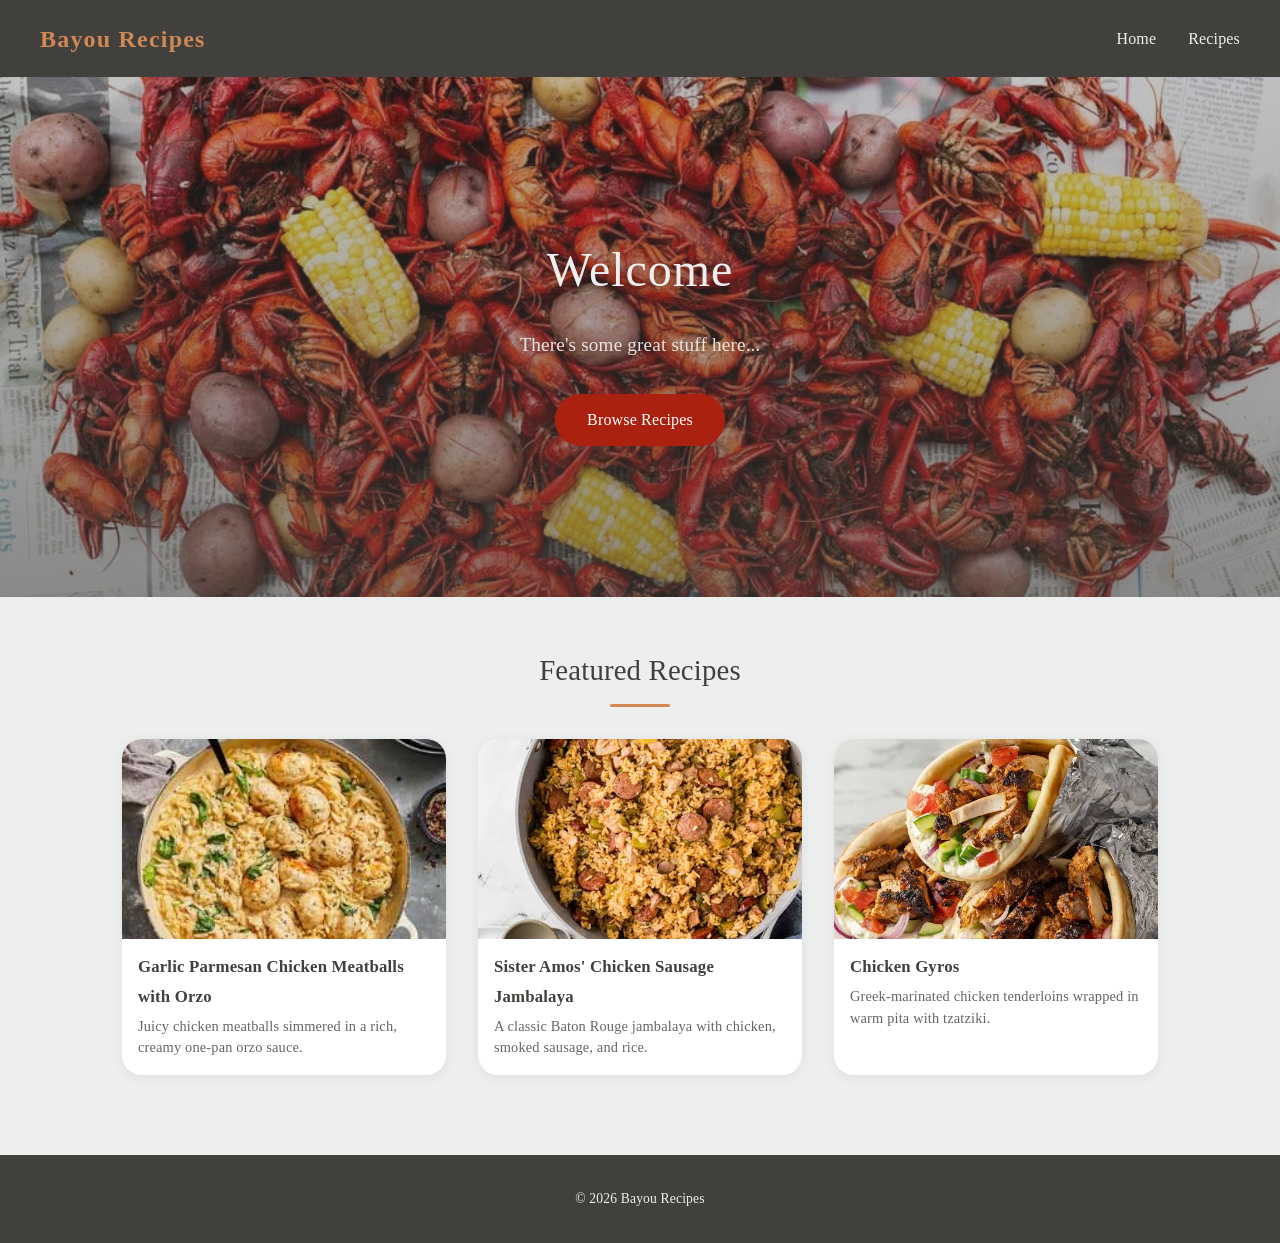
<file: index.html>
<!DOCTYPE html>
<html lang="en">

<head>
    <meta charset="UTF-8" />
    <meta name="viewport" content="width=device-width, initial-scale=1.0" />
    <title>Recipe Site</title>
    <link rel="icon" href="favicon.svg" type="image/svg+xml" />
    <link rel="stylesheet" href="css/style.css" />
</head>

<body>
    <header>
        <nav>
            <a href="index.html" class="logo">Bayou Recipes</a>
            <ul>
                <li><a href="index.html">Home</a></li>
                <li><a href="recipes.html">Recipes</a></li>
            </ul>
        </nav>
    </header>

    <section class="hero" style="background-image: url('images/img_60394c7e3aaf4.jpg');">
        <div class="hero-overlay">
            <h1>Welcome</h1>
            <p>There's some great stuff here...</p>
            <a href="recipes.html" class="btn">Browse Recipes</a>
        </div>
    </section>

    <main>
        <section class="featured">
            <h2>Featured Recipes</h2>
            <div class="card-grid">
                <a href="garlic-parmesan-meatballs.html" class="card">
                    <img src="images/orzo_meatballs.jpg" alt="Garlic Parmesan Chicken Meatballs with Orzo" />
                    <h3>Garlic Parmesan Chicken Meatballs with Orzo</h3>
                    <p>Juicy chicken meatballs simmered in a rich, creamy one-pan orzo sauce.</p>
                </a>
                <a href="chicken-sausage-jambalaya.html" class="card">
                    <img src="images/jambalaya.jpg" alt="Chicken Sausage Jambalaya" />
                    <h3>Sister Amos' Chicken Sausage Jambalaya</h3>
                    <p>A classic Baton Rouge jambalaya with chicken, smoked sausage, and rice.</p>
                </a>
                <a href="chicken-gyros.html" class="card">
                    <img src="images/chicken_gyro.jpg" alt="Chicken Gyros" />
                    <h3>Chicken Gyros</h3>
                    <p>Greek-marinated chicken tenderloins wrapped in warm pita with tzatziki.</p>
                </a>
            </div>
        </section>
    </main>

    <footer>
        <p>&copy; 2026 Bayou Recipes</p>
    </footer>
</body>

</html>
</file>
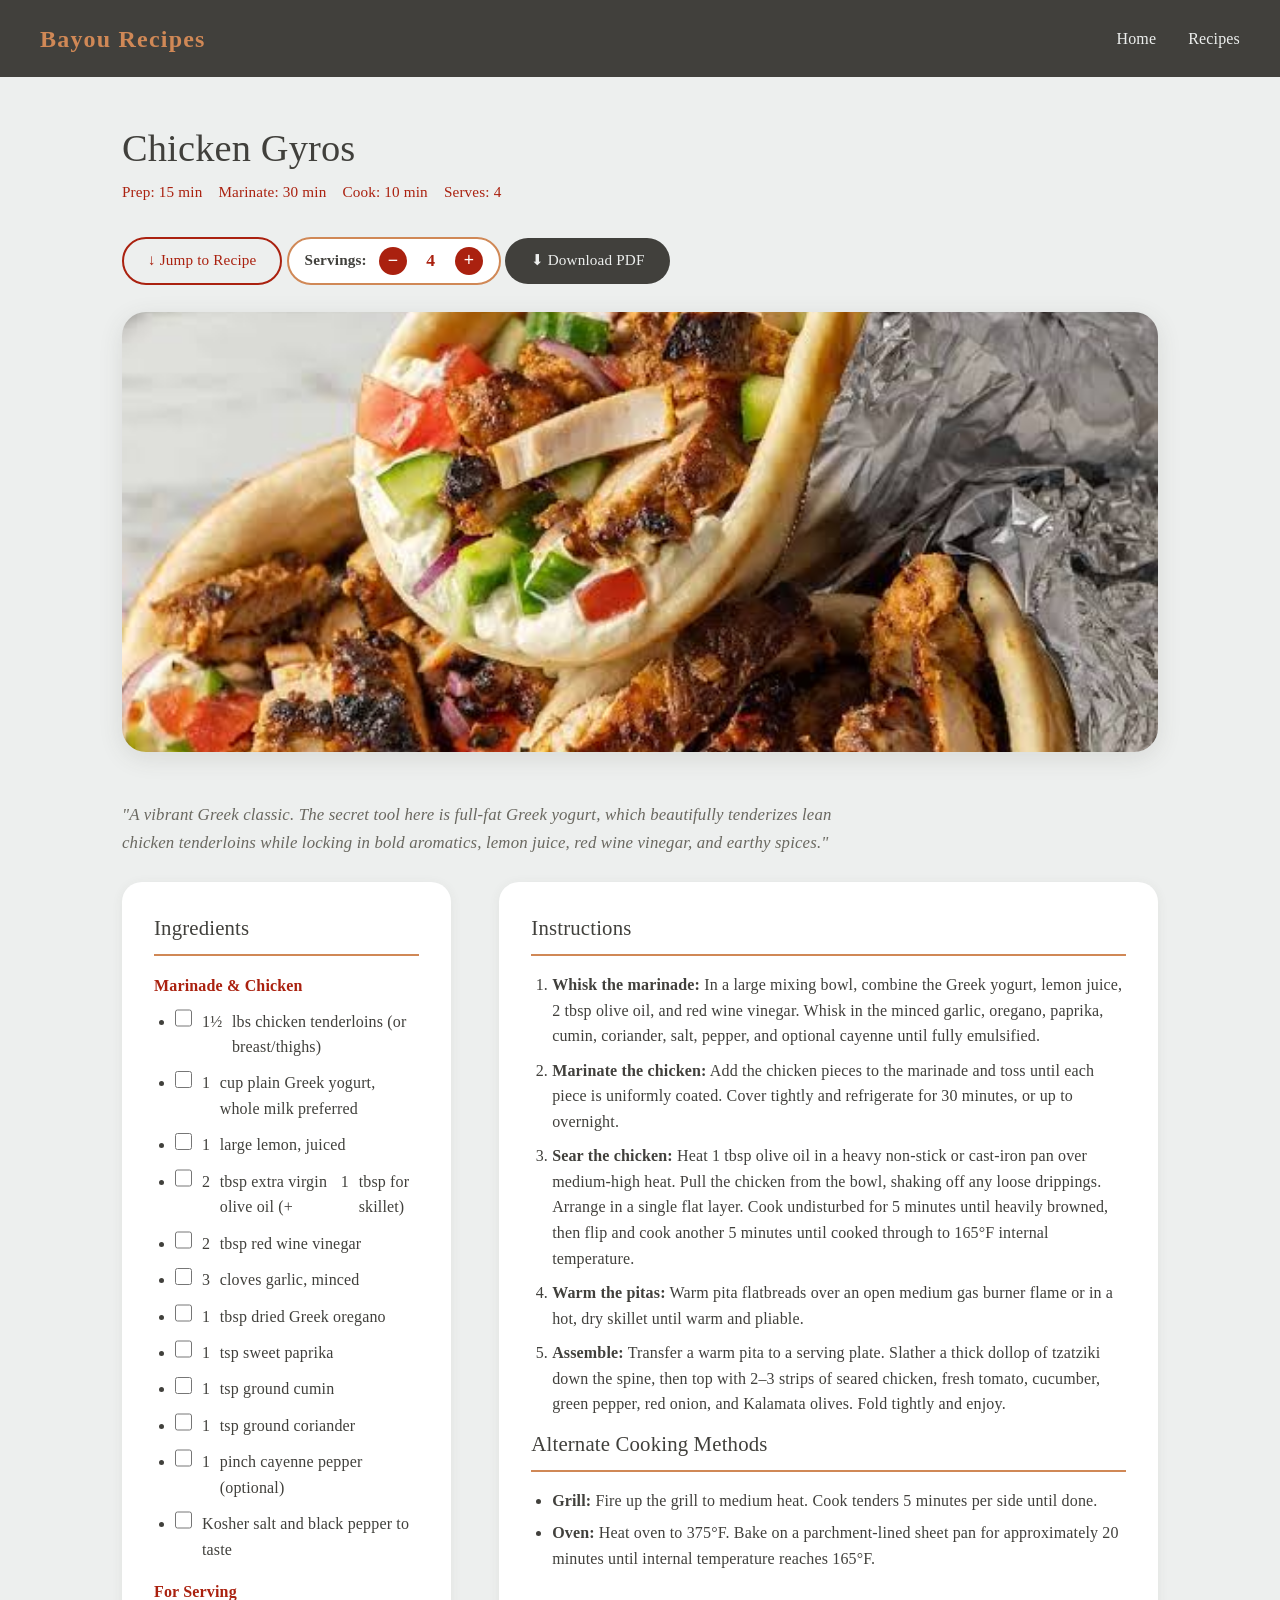
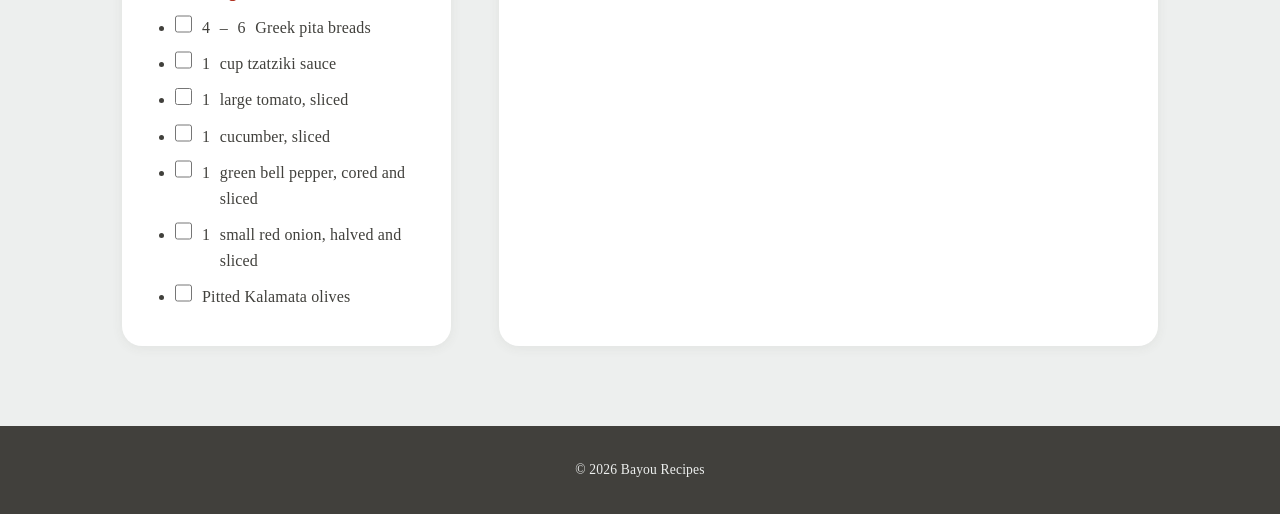
<file: chicken-gyros.html>
<!DOCTYPE html>
<html lang="en">
<head>
  <meta charset="UTF-8" />
  <meta name="viewport" content="width=device-width, initial-scale=1.0" />
  <title>Chicken Gyros — Recipe Site</title>
  <link rel="icon" href="favicon.svg" type="image/svg+xml" />
  <link rel="stylesheet" href="css/style.css" />
  <script src="js/scaler.js" defer></script>
  <script src="js/checklist.js" defer></script>
</head>
<body>
  <header>
    <nav>
      <a href="index.html" class="logo">Bayou Recipes</a>
      <ul>
        <li><a href="index.html">Home</a></li>
        <li><a href="recipes.html">Recipes</a></li>
      </ul>
    </nav>
  </header>

  <main class="recipe-page" data-base-servings="4">
    <h1>Chicken Gyros</h1>

    <div class="recipe-meta">
      <span>Prep: 15 min</span>
      <span>Marinate: 30 min</span>
      <span>Cook: 10 min</span>
      <span>Serves: 4</span>
    </div>

    <a href="#recipe" class="btn-jump">↓ Jump to Recipe</a>

    <div class="scaler">
      <span class="scaler-label">Servings:</span>
      <button class="scaler-btn" id="scaler-decrease" aria-label="Decrease servings">−</button>
      <span id="serving-count">4</span>
      <button class="scaler-btn" id="scaler-increase" aria-label="Increase servings">+</button>
    </div>

    <a href="The_Mediterranean_Dish_Chicken_Gyros.pdf" download class="btn-download">⬇ Download PDF</a>

    <img src="images/chicken_gyro.jpg" alt="Chicken Gyros" class="recipe-hero" />

    <p class="recipe-description">"A vibrant Greek classic. The secret tool here is full-fat Greek yogurt, which beautifully tenderizes lean chicken tenderloins while locking in bold aromatics, lemon juice, red wine vinegar, and earthy spices."</p>

    <section class="recipe-body" id="recipe">
      <div class="ingredients">
        <h2>Ingredients</h2>
        <h3>Marinade &amp; Chicken</h3>
        <ul>
          <li><span class="amount" data-base="1.5">1½</span> lbs chicken tenderloins (or breast/thighs)</li>
          <li><span class="amount" data-base="1">1</span> cup plain Greek yogurt, whole milk preferred</li>
          <li><span class="amount" data-base="1">1</span> large lemon, juiced</li>
          <li><span class="amount" data-base="2">2</span> tbsp extra virgin olive oil (+ <span class="amount" data-base="1">1</span> tbsp for skillet)</li>
          <li><span class="amount" data-base="2">2</span> tbsp red wine vinegar</li>
          <li><span class="amount" data-base="3">3</span> cloves garlic, minced</li>
          <li><span class="amount" data-base="1">1</span> tbsp dried Greek oregano</li>
          <li><span class="amount" data-base="1">1</span> tsp sweet paprika</li>
          <li><span class="amount" data-base="1">1</span> tsp ground cumin</li>
          <li><span class="amount" data-base="1">1</span> tsp ground coriander</li>
          <li><span class="amount" data-base="1">1</span> pinch cayenne pepper (optional)</li>
          <li>Kosher salt and black pepper to taste</li>
        </ul>
        <h3>For Serving</h3>
        <ul>
          <li><span class="amount" data-base="4">4</span>–<span class="amount" data-base="6">6</span> Greek pita breads</li>
          <li><span class="amount" data-base="1">1</span> cup tzatziki sauce</li>
          <li><span class="amount" data-base="1">1</span> large tomato, sliced</li>
          <li><span class="amount" data-base="1">1</span> cucumber, sliced</li>
          <li><span class="amount" data-base="1">1</span> green bell pepper, cored and sliced</li>
          <li><span class="amount" data-base="1">1</span> small red onion, halved and sliced</li>
          <li>Pitted Kalamata olives</li>
        </ul>
      </div>

      <div class="instructions">
        <h2>Instructions</h2>
        <ol>
          <li><strong>Whisk the marinade:</strong> In a large mixing bowl, combine the Greek yogurt, lemon juice, 2 tbsp olive oil, and red wine vinegar. Whisk in the minced garlic, oregano, paprika, cumin, coriander, salt, pepper, and optional cayenne until fully emulsified.</li>
          <li><strong>Marinate the chicken:</strong> Add the chicken pieces to the marinade and toss until each piece is uniformly coated. Cover tightly and refrigerate for 30 minutes, or up to overnight.</li>
          <li><strong>Sear the chicken:</strong> Heat 1 tbsp olive oil in a heavy non-stick or cast-iron pan over medium-high heat. Pull the chicken from the bowl, shaking off any loose drippings. Arrange in a single flat layer. Cook undisturbed for 5 minutes until heavily browned, then flip and cook another 5 minutes until cooked through to 165°F internal temperature.</li>
          <li><strong>Warm the pitas:</strong> Warm pita flatbreads over an open medium gas burner flame or in a hot, dry skillet until warm and pliable.</li>
          <li><strong>Assemble:</strong> Transfer a warm pita to a serving plate. Slather a thick dollop of tzatziki down the spine, then top with 2–3 strips of seared chicken, fresh tomato, cucumber, green pepper, red onion, and Kalamata olives. Fold tightly and enjoy.</li>
        </ol>

        <h2>Alternate Cooking Methods</h2>
        <ul>
          <li><strong>Grill:</strong> Fire up the grill to medium heat. Cook tenders 5 minutes per side until done.</li>
          <li><strong>Oven:</strong> Heat oven to 375°F. Bake on a parchment-lined sheet pan for approximately 20 minutes until internal temperature reaches 165°F.</li>
        </ul>
      </div>
    </section>
  </main>

  <footer>
    <p>&copy; 2026 Bayou Recipes</p>
  </footer>
</body>
</html>
</file>
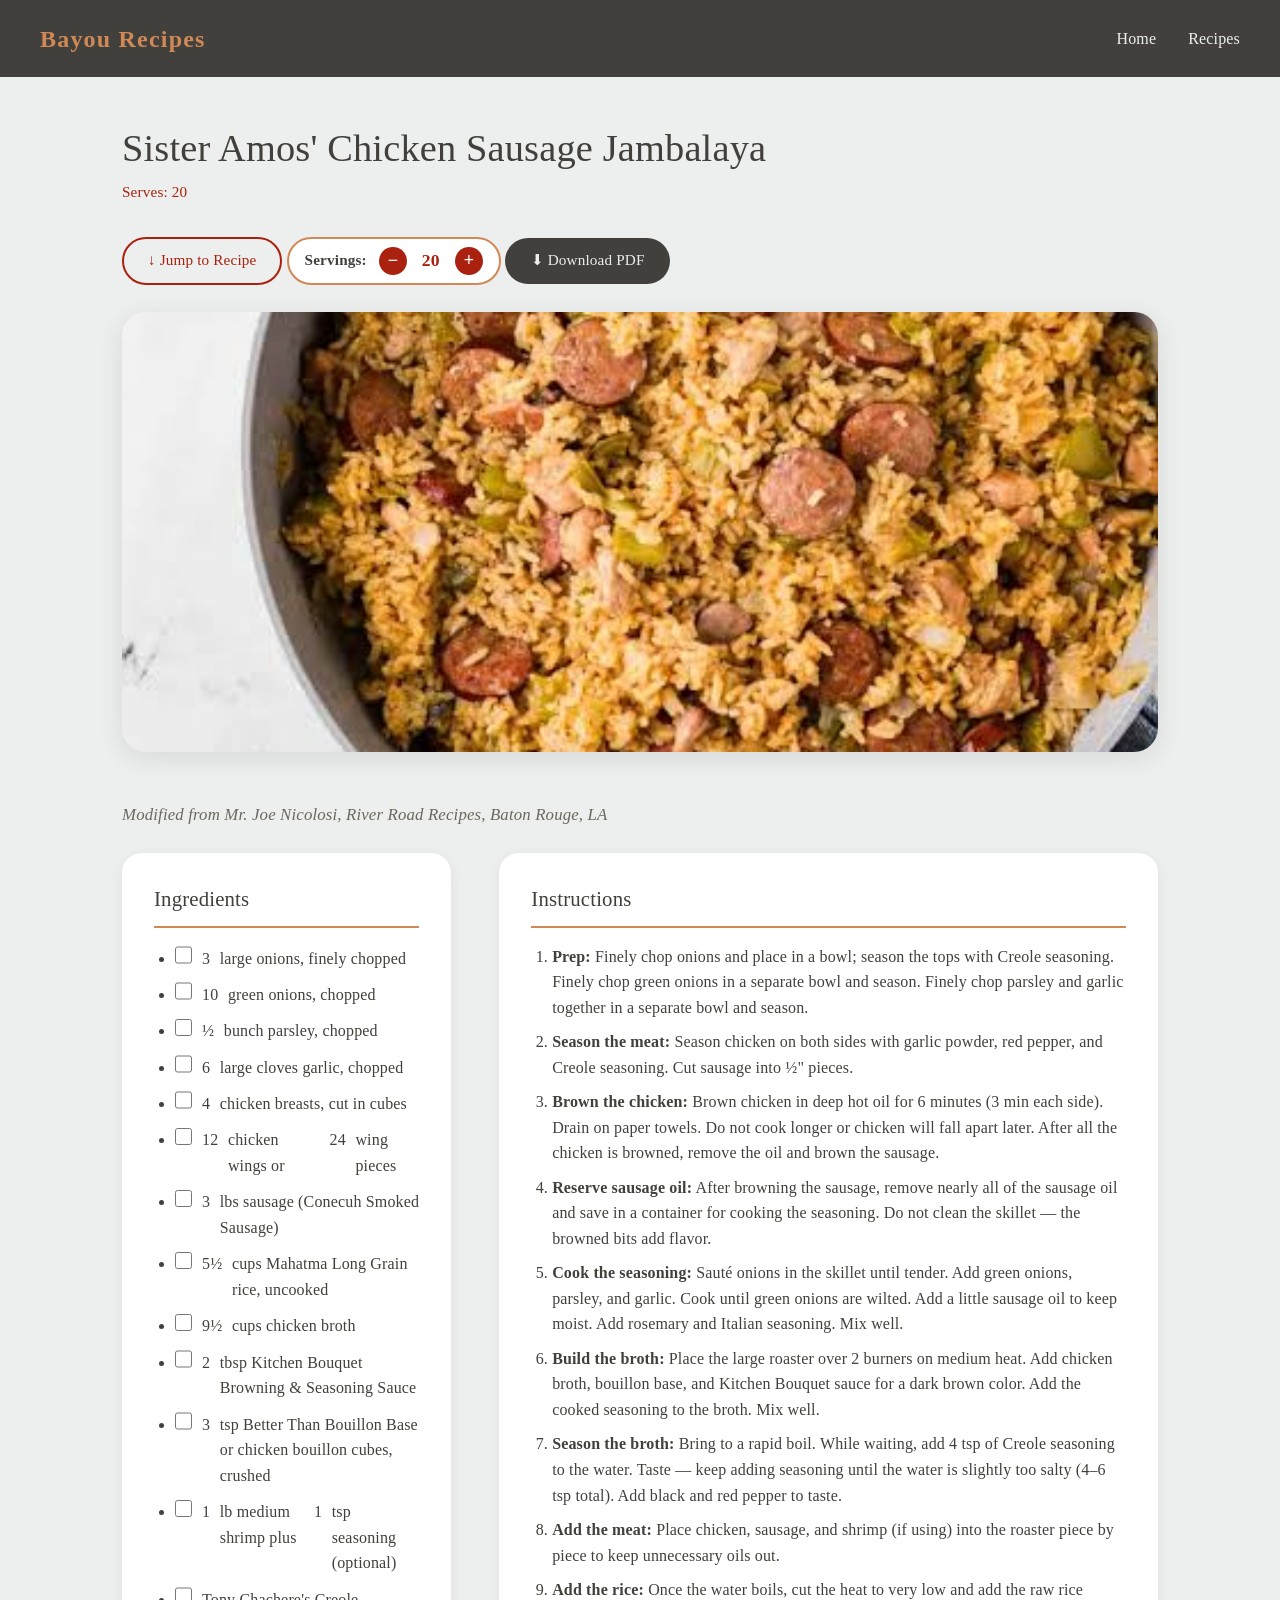
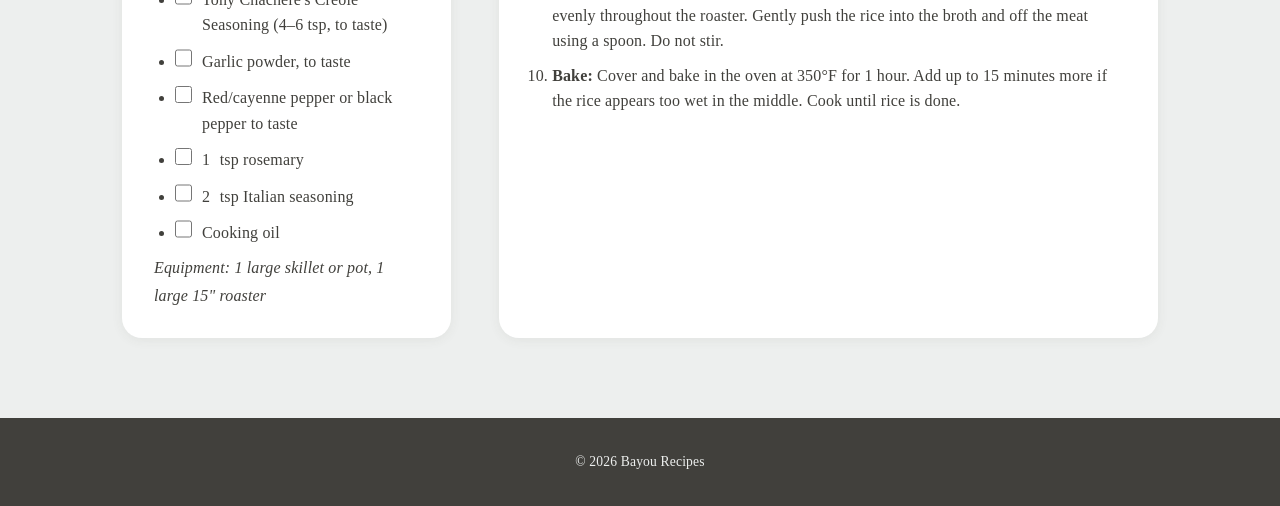
<file: chicken-sausage-jambalaya.html>
<!DOCTYPE html>
<html lang="en">
<head>
  <meta charset="UTF-8" />
  <meta name="viewport" content="width=device-width, initial-scale=1.0" />
  <title>Sister Amos' Chicken Sausage Jambalaya — Recipe Site</title>
  <link rel="icon" href="favicon.svg" type="image/svg+xml" />
  <link rel="stylesheet" href="css/style.css" />
  <script src="js/scaler.js" defer></script>
  <script src="js/checklist.js" defer></script>
</head>
<body>
  <header>
    <nav>
      <a href="index.html" class="logo">Bayou Recipes</a>
      <ul>
        <li><a href="index.html">Home</a></li>
        <li><a href="recipes.html">Recipes</a></li>
      </ul>
    </nav>
  </header>

  <main class="recipe-page" data-base-servings="20">
    <h1>Sister Amos' Chicken Sausage Jambalaya</h1>

    <div class="recipe-meta">
      <span>Serves: 20</span>
    </div>

    <a href="#recipe" class="btn-jump">↓ Jump to Recipe</a>

    <div class="scaler">
      <span class="scaler-label">Servings:</span>
      <button class="scaler-btn" id="scaler-decrease" aria-label="Decrease servings">−</button>
      <span id="serving-count">20</span>
      <button class="scaler-btn" id="scaler-increase" aria-label="Increase servings">+</button>
    </div>

    <a href="Sister_Amos_Chicken_Sausage_Jambalaya.pdf" download class="btn-download">⬇ Download PDF</a>

    <img src="images/jambalaya.jpg" alt="Chicken Sausage Jambalaya" class="recipe-hero" />

    <p class="recipe-description">Modified from Mr. Joe Nicolosi, River Road Recipes, Baton Rouge, LA</p>

    <section class="recipe-body" id="recipe">
      <div class="ingredients">
        <h2>Ingredients</h2>
        <ul>
          <li><span class="amount" data-base="3">3</span> large onions, finely chopped</li>
          <li><span class="amount" data-base="10">10</span> green onions, chopped</li>
          <li><span class="amount" data-base="0.5">½</span> bunch parsley, chopped</li>
          <li><span class="amount" data-base="6">6</span> large cloves garlic, chopped</li>
          <li><span class="amount" data-base="4">4</span> chicken breasts, cut in cubes</li>
          <li><span class="amount" data-base="12">12</span> chicken wings or <span class="amount" data-base="24">24</span> wing pieces</li>
          <li><span class="amount" data-base="3">3</span> lbs sausage (Conecuh Smoked Sausage)</li>
          <li><span class="amount" data-base="5.5">5½</span> cups Mahatma Long Grain rice, uncooked</li>
          <li><span class="amount" data-base="9.5">9½</span> cups chicken broth</li>
          <li><span class="amount" data-base="2">2</span> tbsp Kitchen Bouquet Browning &amp; Seasoning Sauce</li>
          <li><span class="amount" data-base="3">3</span> tsp Better Than Bouillon Base or chicken bouillon cubes, crushed</li>
          <li><span class="amount" data-base="1">1</span> lb medium shrimp plus <span class="amount" data-base="1">1</span> tsp seasoning (optional)</li>
          <li>Tony Chachere's Creole Seasoning (4–6 tsp, to taste)</li>
          <li>Garlic powder, to taste</li>
          <li>Red/cayenne pepper or black pepper to taste</li>
          <li><span class="amount" data-base="1">1</span> tsp rosemary</li>
          <li><span class="amount" data-base="2">2</span> tsp Italian seasoning</li>
          <li>Cooking oil</li>
        </ul>
        <p><em>Equipment: 1 large skillet or pot, 1 large 15" roaster</em></p>
      </div>

      <div class="instructions">
        <h2>Instructions</h2>
        <ol>
          <li><strong>Prep:</strong> Finely chop onions and place in a bowl; season the tops with Creole seasoning. Finely chop green onions in a separate bowl and season. Finely chop parsley and garlic together in a separate bowl and season.</li>
          <li><strong>Season the meat:</strong> Season chicken on both sides with garlic powder, red pepper, and Creole seasoning. Cut sausage into ½" pieces.</li>
          <li><strong>Brown the chicken:</strong> Brown chicken in deep hot oil for 6 minutes (3 min each side). Drain on paper towels. Do not cook longer or chicken will fall apart later. After all the chicken is browned, remove the oil and brown the sausage.</li>
          <li><strong>Reserve sausage oil:</strong> After browning the sausage, remove nearly all of the sausage oil and save in a container for cooking the seasoning. Do not clean the skillet — the browned bits add flavor.</li>
          <li><strong>Cook the seasoning:</strong> Sauté onions in the skillet until tender. Add green onions, parsley, and garlic. Cook until green onions are wilted. Add a little sausage oil to keep moist. Add rosemary and Italian seasoning. Mix well.</li>
          <li><strong>Build the broth:</strong> Place the large roaster over 2 burners on medium heat. Add chicken broth, bouillon base, and Kitchen Bouquet sauce for a dark brown color. Add the cooked seasoning to the broth. Mix well.</li>
          <li><strong>Season the broth:</strong> Bring to a rapid boil. While waiting, add 4 tsp of Creole seasoning to the water. Taste — keep adding seasoning until the water is slightly too salty (4–6 tsp total). Add black and red pepper to taste.</li>
          <li><strong>Add the meat:</strong> Place chicken, sausage, and shrimp (if using) into the roaster piece by piece to keep unnecessary oils out.</li>
          <li><strong>Add the rice:</strong> Once the water boils, cut the heat to very low and add the raw rice evenly throughout the roaster. Gently push the rice into the broth and off the meat using a spoon. Do not stir.</li>
          <li><strong>Bake:</strong> Cover and bake in the oven at 350°F for 1 hour. Add up to 15 minutes more if the rice appears too wet in the middle. Cook until rice is done.</li>
        </ol>
      </div>
    </section>
  </main>

  <footer>
    <p>&copy; 2026 Bayou Recipes</p>
  </footer>
</body>
</html>
</file>
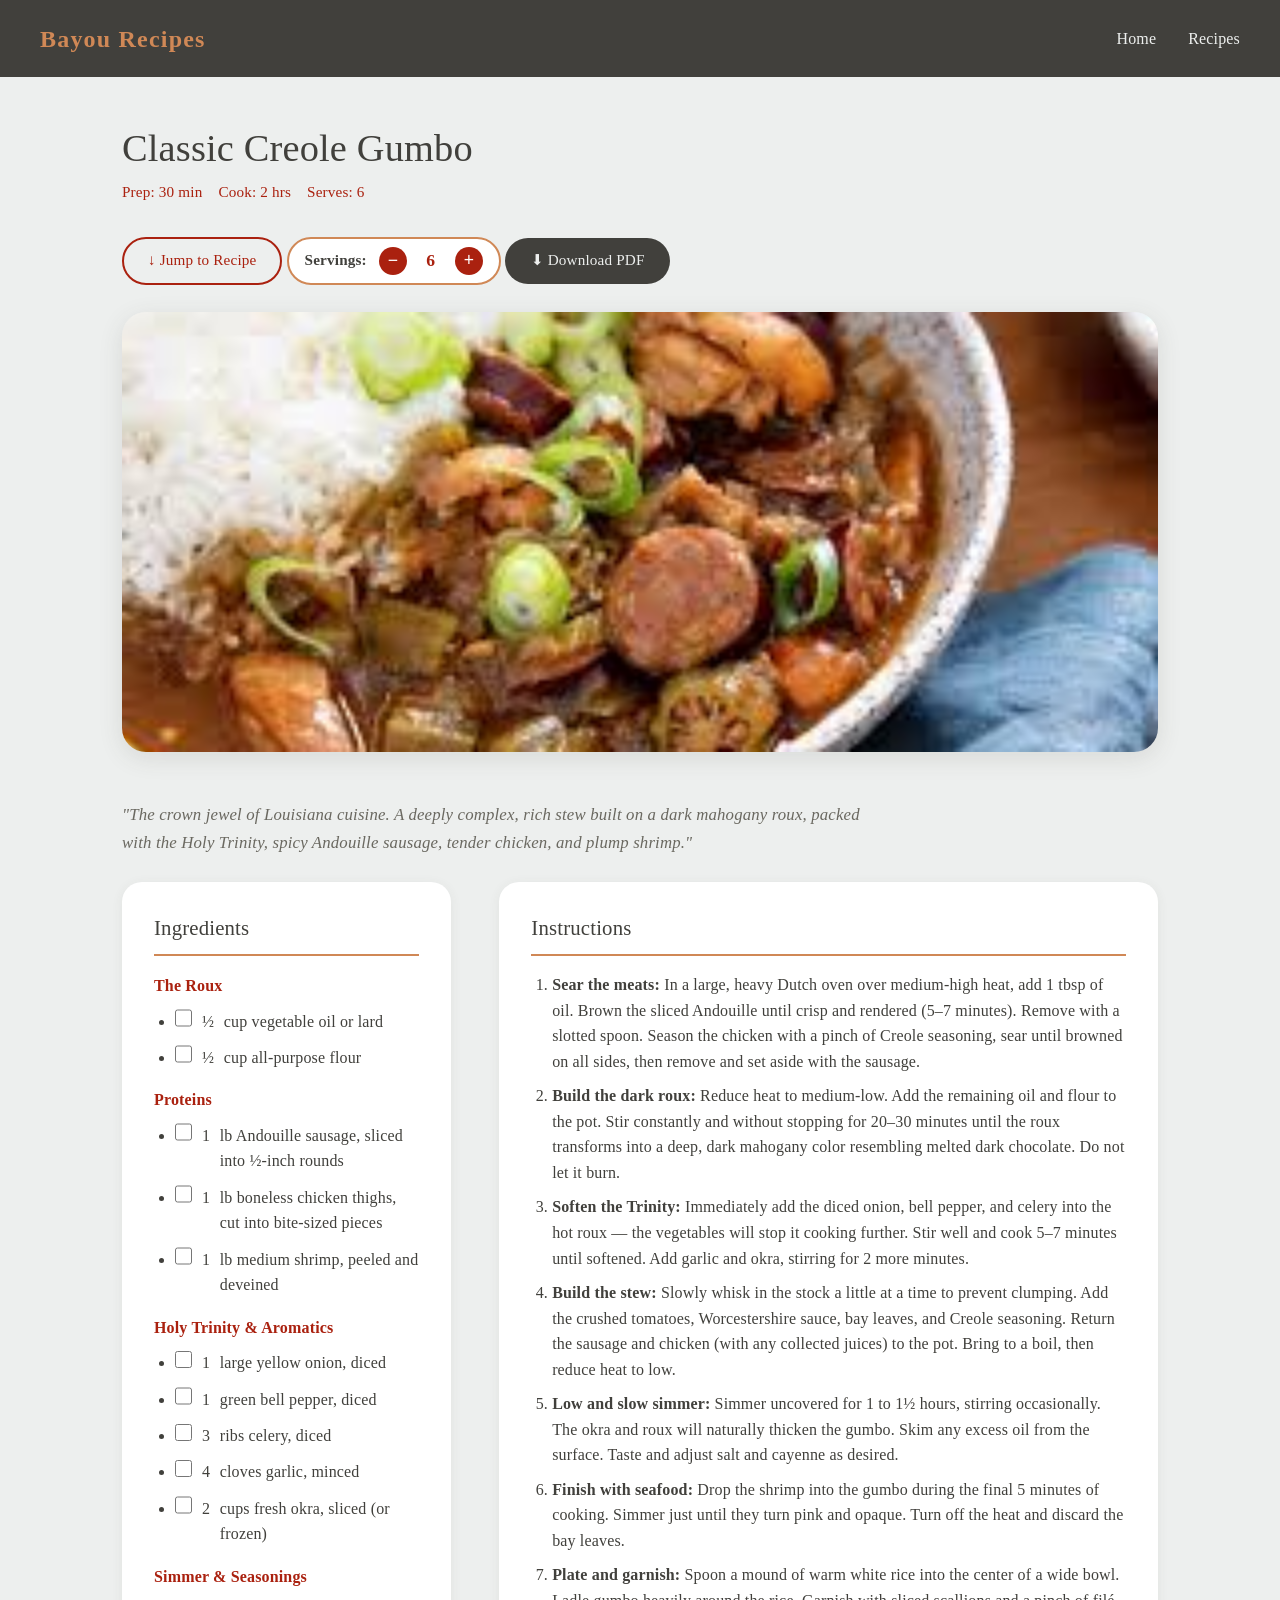
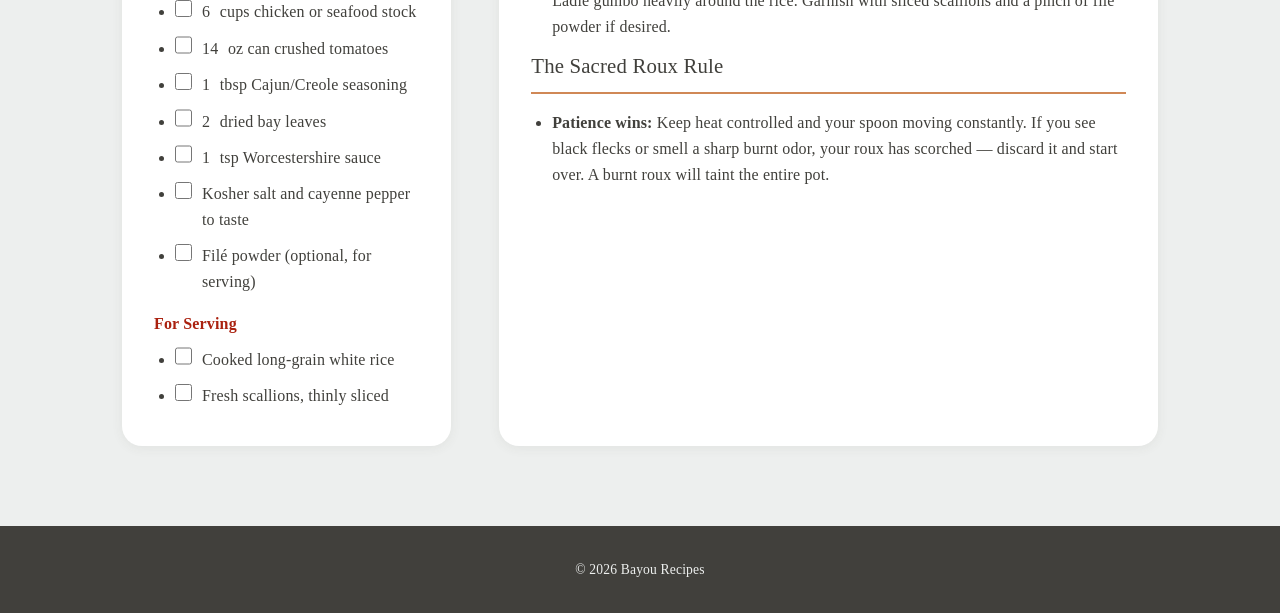
<file: classic-creole-gumbo.html>
<!DOCTYPE html>
<html lang="en">
<head>
  <meta charset="UTF-8" />
  <meta name="viewport" content="width=device-width, initial-scale=1.0" />
  <title>Classic Creole Gumbo — Recipe Site</title>
  <link rel="icon" href="favicon.svg" type="image/svg+xml" />
  <link rel="stylesheet" href="css/style.css" />
  <script src="js/scaler.js" defer></script>
  <script src="js/checklist.js" defer></script>
</head>
<body>
  <header>
    <nav>
      <a href="index.html" class="logo">Bayou Recipes</a>
      <ul>
        <li><a href="index.html">Home</a></li>
        <li><a href="recipes.html">Recipes</a></li>
      </ul>
    </nav>
  </header>

  <main class="recipe-page" data-base-servings="6">
    <h1>Classic Creole Gumbo</h1>

    <div class="recipe-meta">
      <span>Prep: 30 min</span>
      <span>Cook: 2 hrs</span>
      <span>Serves: 6</span>
    </div>

    <a href="#recipe" class="btn-jump">↓ Jump to Recipe</a>

    <div class="scaler">
      <span class="scaler-label">Servings:</span>
      <button class="scaler-btn" id="scaler-decrease" aria-label="Decrease servings">−</button>
      <span id="serving-count">6</span>
      <button class="scaler-btn" id="scaler-increase" aria-label="Increase servings">+</button>
    </div>

    <a href="Classic_Creole_Gumbo.pdf" download class="btn-download">⬇ Download PDF</a>

    <img src="images/gumbo.jpg" alt="Classic Creole Gumbo" class="recipe-hero" />

    <p class="recipe-description">"The crown jewel of Louisiana cuisine. A deeply complex, rich stew built on a dark mahogany roux, packed with the Holy Trinity, spicy Andouille sausage, tender chicken, and plump shrimp."</p>

    <section class="recipe-body" id="recipe">
      <div class="ingredients">
        <h2>Ingredients</h2>
        <h3>The Roux</h3>
        <ul>
          <li><span class="amount" data-base="0.5">½</span> cup vegetable oil or lard</li>
          <li><span class="amount" data-base="0.5">½</span> cup all-purpose flour</li>
        </ul>
        <h3>Proteins</h3>
        <ul>
          <li><span class="amount" data-base="1">1</span> lb Andouille sausage, sliced into ½-inch rounds</li>
          <li><span class="amount" data-base="1">1</span> lb boneless chicken thighs, cut into bite-sized pieces</li>
          <li><span class="amount" data-base="1">1</span> lb medium shrimp, peeled and deveined</li>
        </ul>
        <h3>Holy Trinity &amp; Aromatics</h3>
        <ul>
          <li><span class="amount" data-base="1">1</span> large yellow onion, diced</li>
          <li><span class="amount" data-base="1">1</span> green bell pepper, diced</li>
          <li><span class="amount" data-base="3">3</span> ribs celery, diced</li>
          <li><span class="amount" data-base="4">4</span> cloves garlic, minced</li>
          <li><span class="amount" data-base="2">2</span> cups fresh okra, sliced (or frozen)</li>
        </ul>
        <h3>Simmer &amp; Seasonings</h3>
        <ul>
          <li><span class="amount" data-base="6">6</span> cups chicken or seafood stock</li>
          <li><span class="amount" data-base="14">14</span> oz can crushed tomatoes</li>
          <li><span class="amount" data-base="1">1</span> tbsp Cajun/Creole seasoning</li>
          <li><span class="amount" data-base="2">2</span> dried bay leaves</li>
          <li><span class="amount" data-base="1">1</span> tsp Worcestershire sauce</li>
          <li>Kosher salt and cayenne pepper to taste</li>
          <li>Filé powder (optional, for serving)</li>
        </ul>
        <h3>For Serving</h3>
        <ul>
          <li>Cooked long-grain white rice</li>
          <li>Fresh scallions, thinly sliced</li>
        </ul>
      </div>

      <div class="instructions">
        <h2>Instructions</h2>
        <ol>
          <li><strong>Sear the meats:</strong> In a large, heavy Dutch oven over medium-high heat, add 1 tbsp of oil. Brown the sliced Andouille until crisp and rendered (5–7 minutes). Remove with a slotted spoon. Season the chicken with a pinch of Creole seasoning, sear until browned on all sides, then remove and set aside with the sausage.</li>
          <li><strong>Build the dark roux:</strong> Reduce heat to medium-low. Add the remaining oil and flour to the pot. Stir constantly and without stopping for 20–30 minutes until the roux transforms into a deep, dark mahogany color resembling melted dark chocolate. Do not let it burn.</li>
          <li><strong>Soften the Trinity:</strong> Immediately add the diced onion, bell pepper, and celery into the hot roux — the vegetables will stop it cooking further. Stir well and cook 5–7 minutes until softened. Add garlic and okra, stirring for 2 more minutes.</li>
          <li><strong>Build the stew:</strong> Slowly whisk in the stock a little at a time to prevent clumping. Add the crushed tomatoes, Worcestershire sauce, bay leaves, and Creole seasoning. Return the sausage and chicken (with any collected juices) to the pot. Bring to a boil, then reduce heat to low.</li>
          <li><strong>Low and slow simmer:</strong> Simmer uncovered for 1 to 1½ hours, stirring occasionally. The okra and roux will naturally thicken the gumbo. Skim any excess oil from the surface. Taste and adjust salt and cayenne as desired.</li>
          <li><strong>Finish with seafood:</strong> Drop the shrimp into the gumbo during the final 5 minutes of cooking. Simmer just until they turn pink and opaque. Turn off the heat and discard the bay leaves.</li>
          <li><strong>Plate and garnish:</strong> Spoon a mound of warm white rice into the center of a wide bowl. Ladle gumbo heavily around the rice. Garnish with sliced scallions and a pinch of filé powder if desired.</li>
        </ol>

        <h2>The Sacred Roux Rule</h2>
        <ul>
          <li><strong>Patience wins:</strong> Keep heat controlled and your spoon moving constantly. If you see black flecks or smell a sharp burnt odor, your roux has scorched — discard it and start over. A burnt roux will taint the entire pot.</li>
        </ul>
      </div>
    </section>
  </main>

  <footer>
    <p>&copy; 2026 Bayou Recipes</p>
  </footer>
</body>
</html>
</file>
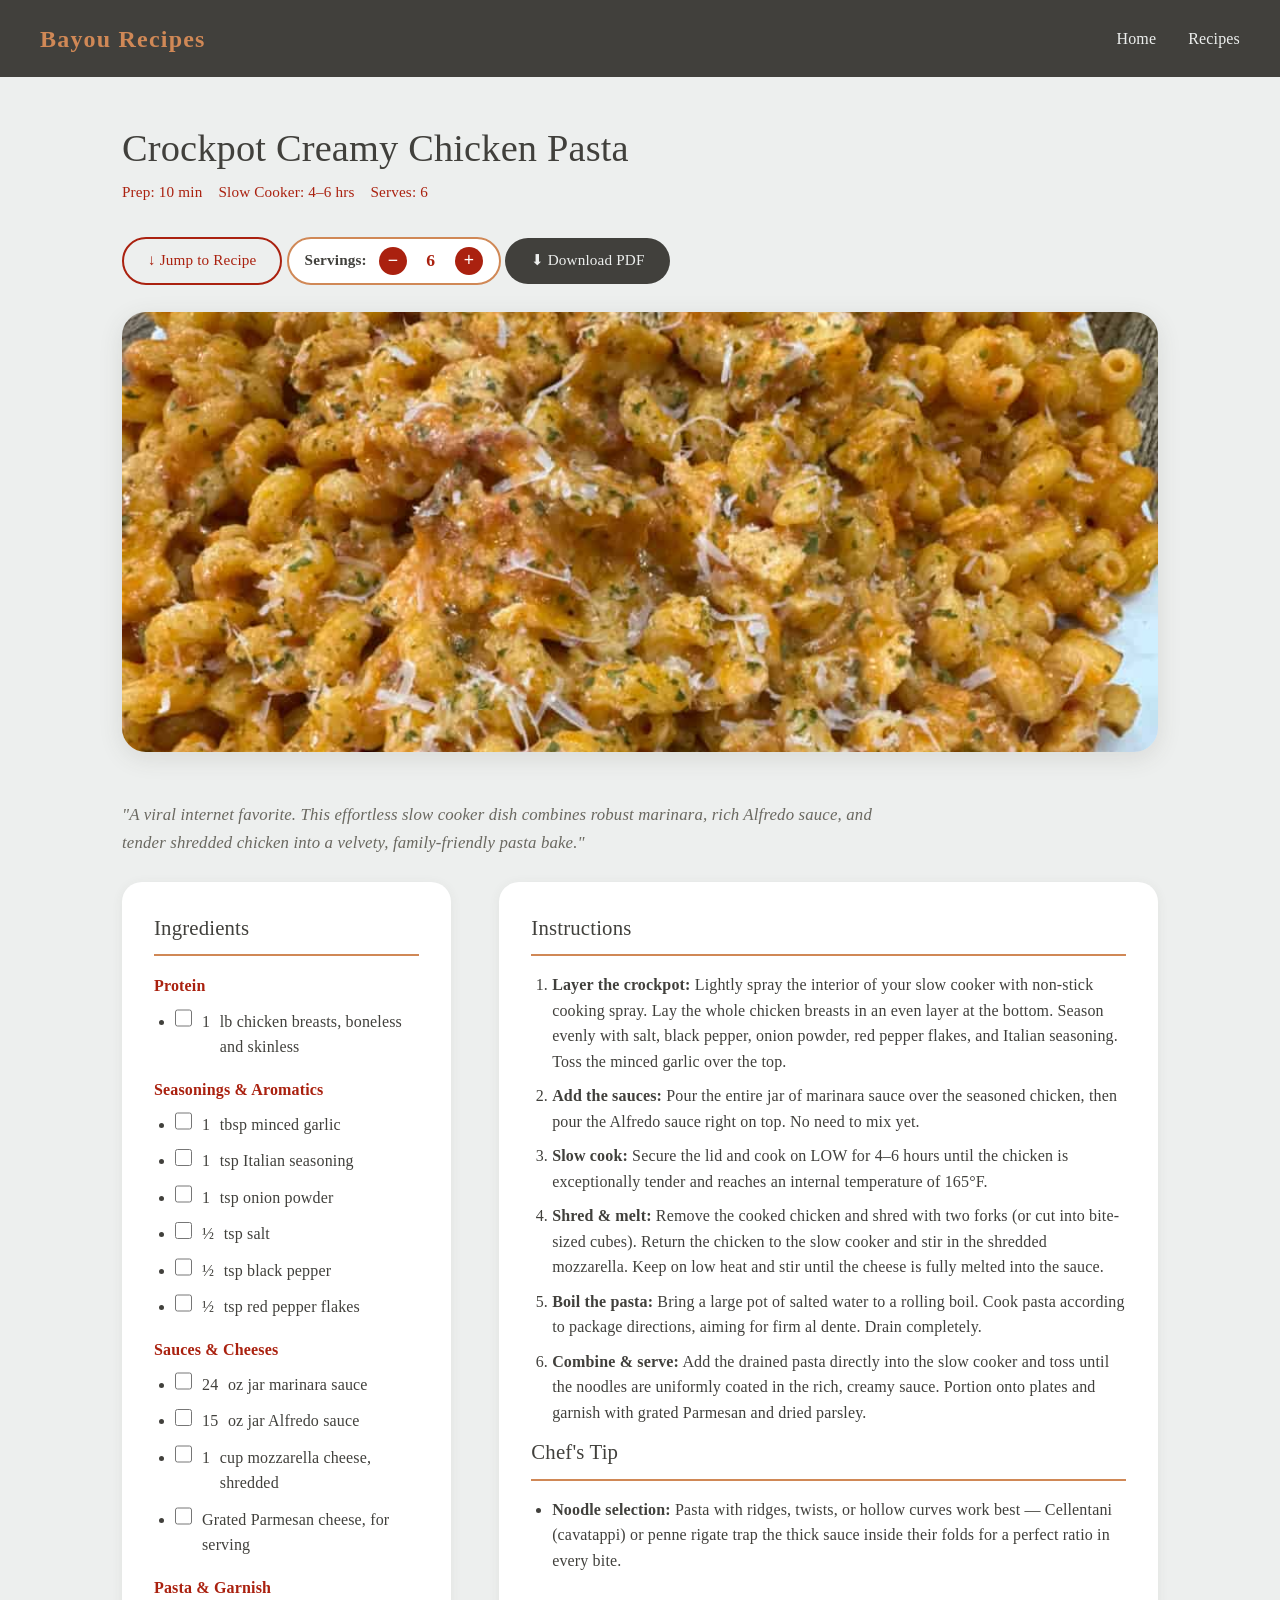
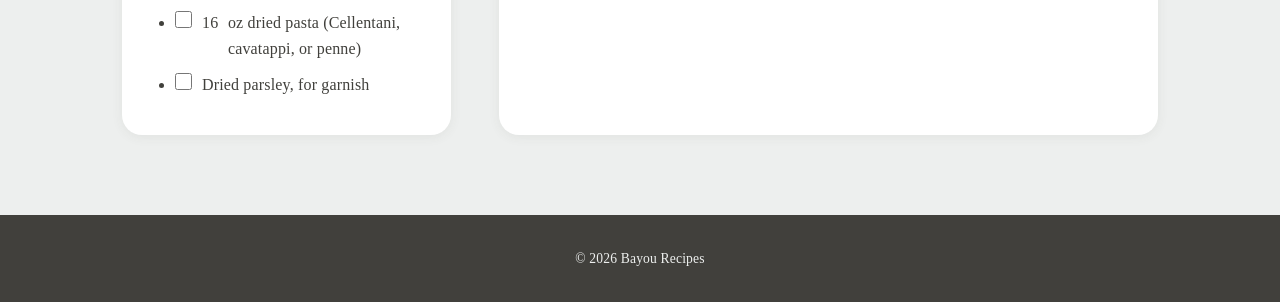
<file: crockpot-creamy-chicken-pasta.html>
<!DOCTYPE html>
<html lang="en">
<head>
  <meta charset="UTF-8" />
  <meta name="viewport" content="width=device-width, initial-scale=1.0" />
  <title>Crockpot Creamy Chicken Pasta — Recipe Site</title>
  <link rel="icon" href="favicon.svg" type="image/svg+xml" />
  <link rel="stylesheet" href="css/style.css" />
  <script src="js/scaler.js" defer></script>
  <script src="js/checklist.js" defer></script>
</head>
<body>
  <header>
    <nav>
      <a href="index.html" class="logo">Bayou Recipes</a>
      <ul>
        <li><a href="index.html">Home</a></li>
        <li><a href="recipes.html">Recipes</a></li>
      </ul>
    </nav>
  </header>

  <main class="recipe-page" data-base-servings="6">
    <h1>Crockpot Creamy Chicken Pasta</h1>

    <div class="recipe-meta">
      <span>Prep: 10 min</span>
      <span>Slow Cooker: 4–6 hrs</span>
      <span>Serves: 6</span>
    </div>

    <a href="#recipe" class="btn-jump">↓ Jump to Recipe</a>

    <div class="scaler">
      <span class="scaler-label">Servings:</span>
      <button class="scaler-btn" id="scaler-decrease" aria-label="Decrease servings">−</button>
      <span id="serving-count">6</span>
      <button class="scaler-btn" id="scaler-increase" aria-label="Increase servings">+</button>
    </div>

    <a href="Crockpot_Creamy_Chicken_Pasta.pdf" download class="btn-download">⬇ Download PDF</a>

    <img src="images/cream_chicken.jpg" alt="Crockpot Creamy Chicken Pasta" class="recipe-hero" />

    <p class="recipe-description">"A viral internet favorite. This effortless slow cooker dish combines robust marinara, rich Alfredo sauce, and tender shredded chicken into a velvety, family-friendly pasta bake."</p>

    <section class="recipe-body" id="recipe">
      <div class="ingredients">
        <h2>Ingredients</h2>
        <h3>Protein</h3>
        <ul>
          <li><span class="amount" data-base="1">1</span> lb chicken breasts, boneless and skinless</li>
        </ul>
        <h3>Seasonings &amp; Aromatics</h3>
        <ul>
          <li><span class="amount" data-base="1">1</span> tbsp minced garlic</li>
          <li><span class="amount" data-base="1">1</span> tsp Italian seasoning</li>
          <li><span class="amount" data-base="1">1</span> tsp onion powder</li>
          <li><span class="amount" data-base="0.5">½</span> tsp salt</li>
          <li><span class="amount" data-base="0.5">½</span> tsp black pepper</li>
          <li><span class="amount" data-base="0.5">½</span> tsp red pepper flakes</li>
        </ul>
        <h3>Sauces &amp; Cheeses</h3>
        <ul>
          <li><span class="amount" data-base="24">24</span> oz jar marinara sauce</li>
          <li><span class="amount" data-base="15">15</span> oz jar Alfredo sauce</li>
          <li><span class="amount" data-base="1">1</span> cup mozzarella cheese, shredded</li>
          <li>Grated Parmesan cheese, for serving</li>
        </ul>
        <h3>Pasta &amp; Garnish</h3>
        <ul>
          <li><span class="amount" data-base="16">16</span> oz dried pasta (Cellentani, cavatappi, or penne)</li>
          <li>Dried parsley, for garnish</li>
        </ul>
      </div>

      <div class="instructions">
        <h2>Instructions</h2>
        <ol>
          <li><strong>Layer the crockpot:</strong> Lightly spray the interior of your slow cooker with non-stick cooking spray. Lay the whole chicken breasts in an even layer at the bottom. Season evenly with salt, black pepper, onion powder, red pepper flakes, and Italian seasoning. Toss the minced garlic over the top.</li>
          <li><strong>Add the sauces:</strong> Pour the entire jar of marinara sauce over the seasoned chicken, then pour the Alfredo sauce right on top. No need to mix yet.</li>
          <li><strong>Slow cook:</strong> Secure the lid and cook on LOW for 4–6 hours until the chicken is exceptionally tender and reaches an internal temperature of 165°F.</li>
          <li><strong>Shred &amp; melt:</strong> Remove the cooked chicken and shred with two forks (or cut into bite-sized cubes). Return the chicken to the slow cooker and stir in the shredded mozzarella. Keep on low heat and stir until the cheese is fully melted into the sauce.</li>
          <li><strong>Boil the pasta:</strong> Bring a large pot of salted water to a rolling boil. Cook pasta according to package directions, aiming for firm al dente. Drain completely.</li>
          <li><strong>Combine &amp; serve:</strong> Add the drained pasta directly into the slow cooker and toss until the noodles are uniformly coated in the rich, creamy sauce. Portion onto plates and garnish with grated Parmesan and dried parsley.</li>
        </ol>

        <h2>Chef's Tip</h2>
        <ul>
          <li><strong>Noodle selection:</strong> Pasta with ridges, twists, or hollow curves work best — Cellentani (cavatappi) or penne rigate trap the thick sauce inside their folds for a perfect ratio in every bite.</li>
        </ul>
      </div>
    </section>
  </main>

  <footer>
    <p>&copy; 2026 Bayou Recipes</p>
  </footer>
</body>
</html>
</file>
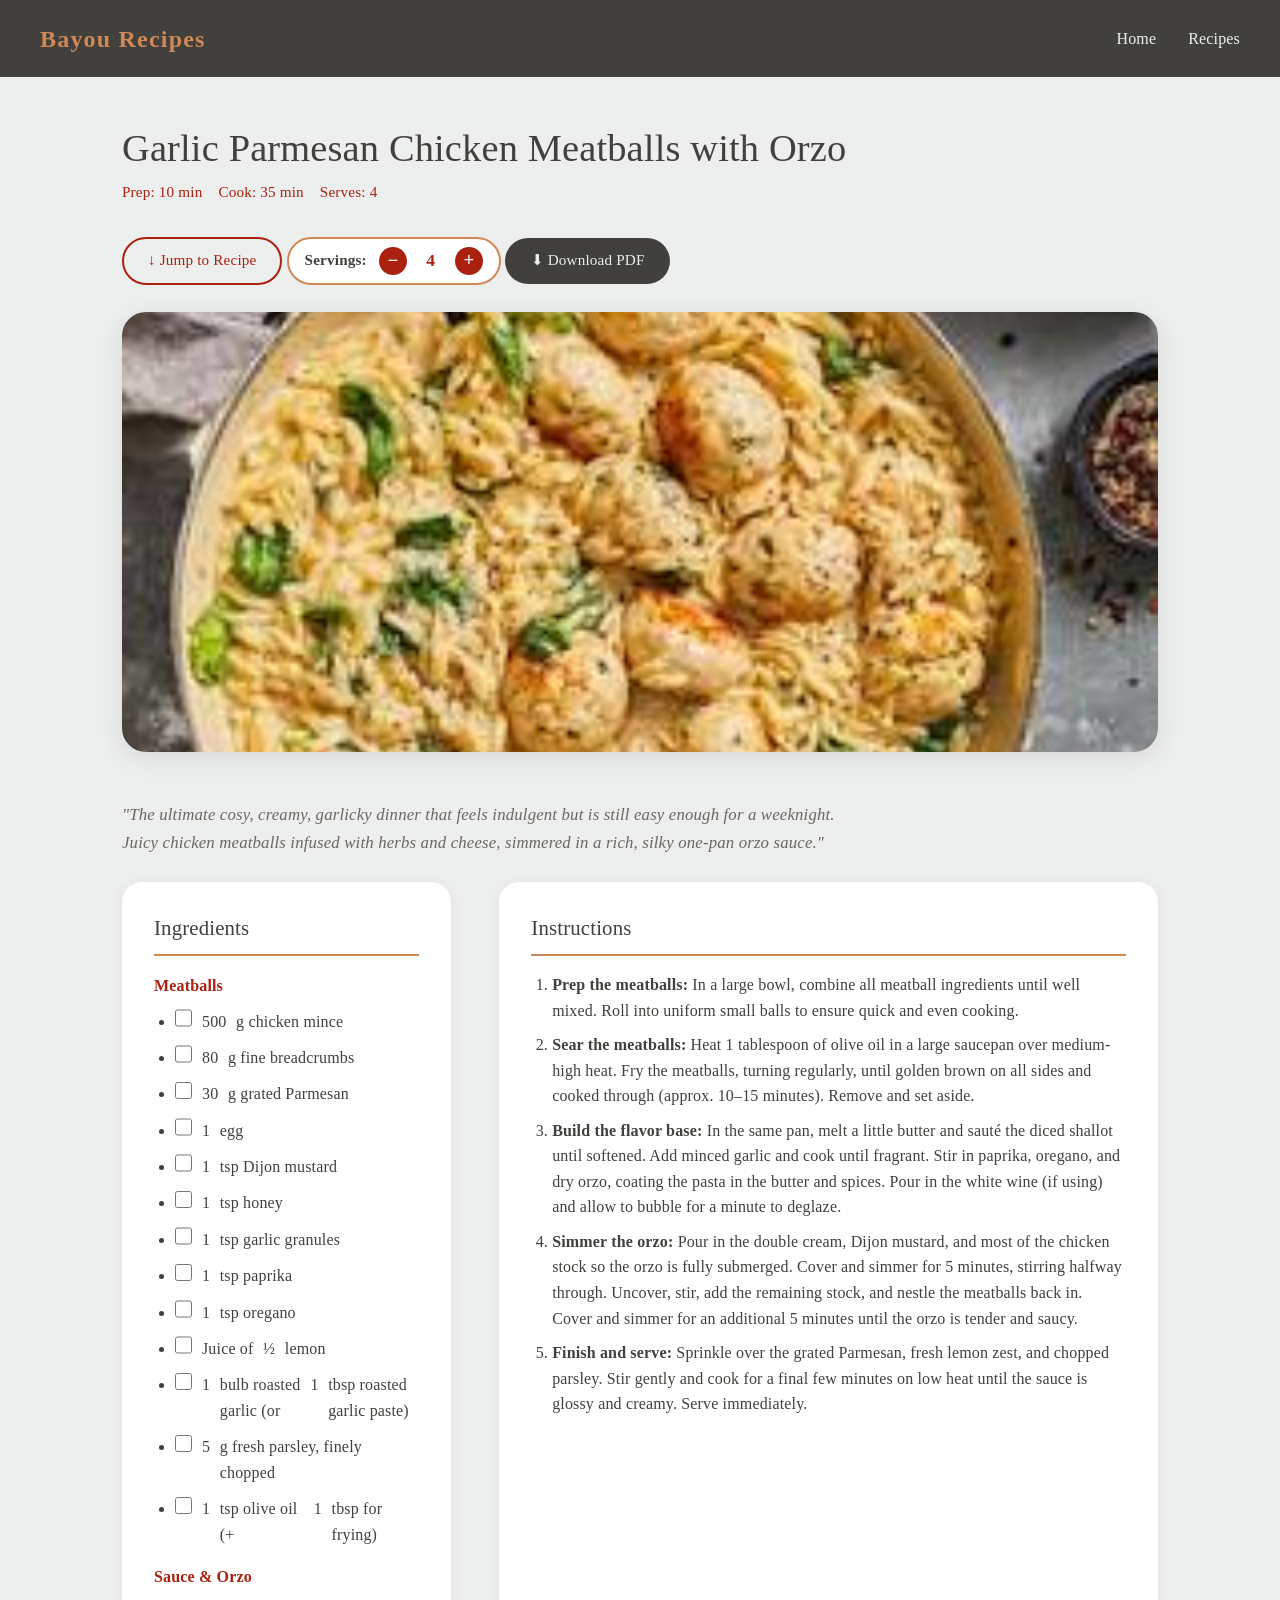
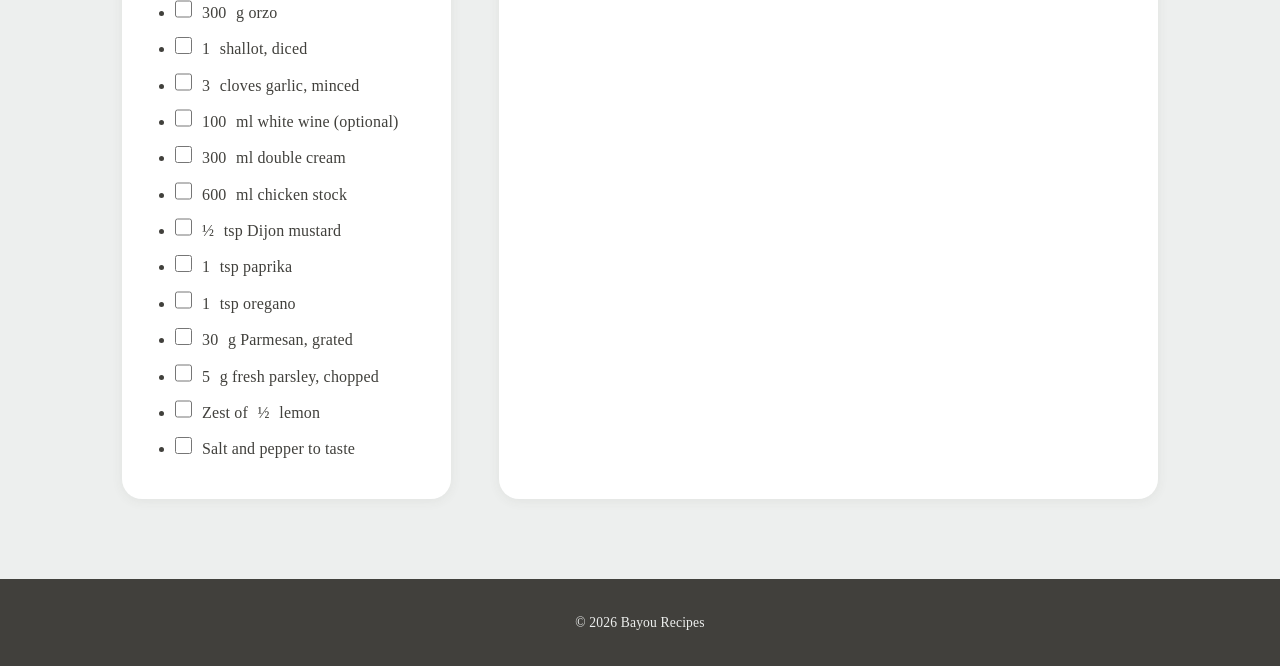
<file: garlic-parmesan-meatballs.html>
<!DOCTYPE html>
<html lang="en">
<head>
  <meta charset="UTF-8" />
  <meta name="viewport" content="width=device-width, initial-scale=1.0" />
  <title>Garlic Parmesan Chicken Meatballs with Orzo — Recipe Site</title>
  <link rel="icon" href="favicon.svg" type="image/svg+xml" />
  <link rel="stylesheet" href="css/style.css" />
  <script src="js/scaler.js" defer></script>
  <script src="js/checklist.js" defer></script>
</head>
<body>
  <header>
    <nav>
      <a href="index.html" class="logo">Bayou Recipes</a>
      <ul>
        <li><a href="index.html">Home</a></li>
        <li><a href="recipes.html">Recipes</a></li>
      </ul>
    </nav>
  </header>

  <main class="recipe-page" data-base-servings="4">
    <h1>Garlic Parmesan Chicken Meatballs with Orzo</h1>

    <div class="recipe-meta">
      <span>Prep: 10 min</span>
      <span>Cook: 35 min</span>
      <span>Serves: 4</span>
    </div>

    <a href="#recipe" class="btn-jump">↓ Jump to Recipe</a>

    <div class="scaler">
      <span class="scaler-label">Servings:</span>
      <button class="scaler-btn" id="scaler-decrease" aria-label="Decrease servings">−</button>
      <span id="serving-count">4</span>
      <button class="scaler-btn" id="scaler-increase" aria-label="Increase servings">+</button>
    </div>

    <a href="Garlic_Parmesan_Chicken_Meatballs_with_Orzo.pdf" download class="btn-download">⬇ Download PDF</a>

    <img src="images/orzo_meatballs.jpg" alt="Garlic Parmesan Chicken Meatballs with Orzo" class="recipe-hero" />

    <p class="recipe-description">"The ultimate cosy, creamy, garlicky dinner that feels indulgent but is still easy enough for a weeknight. Juicy chicken meatballs infused with herbs and cheese, simmered in a rich, silky one-pan orzo sauce."</p>

    <section class="recipe-body" id="recipe">
      <div class="ingredients">
        <h2>Ingredients</h2>
        <h3>Meatballs</h3>
        <ul>
          <li><span class="amount" data-base="500">500</span>g chicken mince</li>
          <li><span class="amount" data-base="80">80</span>g fine breadcrumbs</li>
          <li><span class="amount" data-base="30">30</span>g grated Parmesan</li>
          <li><span class="amount" data-base="1">1</span> egg</li>
          <li><span class="amount" data-base="1">1</span> tsp Dijon mustard</li>
          <li><span class="amount" data-base="1">1</span> tsp honey</li>
          <li><span class="amount" data-base="1">1</span> tsp garlic granules</li>
          <li><span class="amount" data-base="1">1</span> tsp paprika</li>
          <li><span class="amount" data-base="1">1</span> tsp oregano</li>
          <li>Juice of <span class="amount" data-base="0.5">½</span> lemon</li>
          <li><span class="amount" data-base="1">1</span> bulb roasted garlic (or <span class="amount" data-base="1">1</span> tbsp roasted garlic paste)</li>
          <li><span class="amount" data-base="5">5</span>g fresh parsley, finely chopped</li>
          <li><span class="amount" data-base="1">1</span> tsp olive oil (+ <span class="amount" data-base="1">1</span> tbsp for frying)</li>
        </ul>
        <h3>Sauce &amp; Orzo</h3>
        <ul>
          <li><span class="amount" data-base="300">300</span>g orzo</li>
          <li><span class="amount" data-base="1">1</span> shallot, diced</li>
          <li><span class="amount" data-base="3">3</span> cloves garlic, minced</li>
          <li><span class="amount" data-base="100">100</span>ml white wine (optional)</li>
          <li><span class="amount" data-base="300">300</span>ml double cream</li>
          <li><span class="amount" data-base="600">600</span>ml chicken stock</li>
          <li><span class="amount" data-base="0.5">½</span> tsp Dijon mustard</li>
          <li><span class="amount" data-base="1">1</span> tsp paprika</li>
          <li><span class="amount" data-base="1">1</span> tsp oregano</li>
          <li><span class="amount" data-base="30">30</span>g Parmesan, grated</li>
          <li><span class="amount" data-base="5">5</span>g fresh parsley, chopped</li>
          <li>Zest of <span class="amount" data-base="0.5">½</span> lemon</li>
          <li>Salt and pepper to taste</li>
        </ul>
      </div>

      <div class="instructions">
        <h2>Instructions</h2>
        <ol>
          <li><strong>Prep the meatballs:</strong> In a large bowl, combine all meatball ingredients until well mixed. Roll into uniform small balls to ensure quick and even cooking.</li>
          <li><strong>Sear the meatballs:</strong> Heat 1 tablespoon of olive oil in a large saucepan over medium-high heat. Fry the meatballs, turning regularly, until golden brown on all sides and cooked through (approx. 10–15 minutes). Remove and set aside.</li>
          <li><strong>Build the flavor base:</strong> In the same pan, melt a little butter and sauté the diced shallot until softened. Add minced garlic and cook until fragrant. Stir in paprika, oregano, and dry orzo, coating the pasta in the butter and spices. Pour in the white wine (if using) and allow to bubble for a minute to deglaze.</li>
          <li><strong>Simmer the orzo:</strong> Pour in the double cream, Dijon mustard, and most of the chicken stock so the orzo is fully submerged. Cover and simmer for 5 minutes, stirring halfway through. Uncover, stir, add the remaining stock, and nestle the meatballs back in. Cover and simmer for an additional 5 minutes until the orzo is tender and saucy.</li>
          <li><strong>Finish and serve:</strong> Sprinkle over the grated Parmesan, fresh lemon zest, and chopped parsley. Stir gently and cook for a final few minutes on low heat until the sauce is glossy and creamy. Serve immediately.</li>
        </ol>
      </div>
    </section>
  </main>

  <footer>
    <p>&copy; 2026 Bayou Recipes</p>
  </footer>
</body>
</html>
</file>
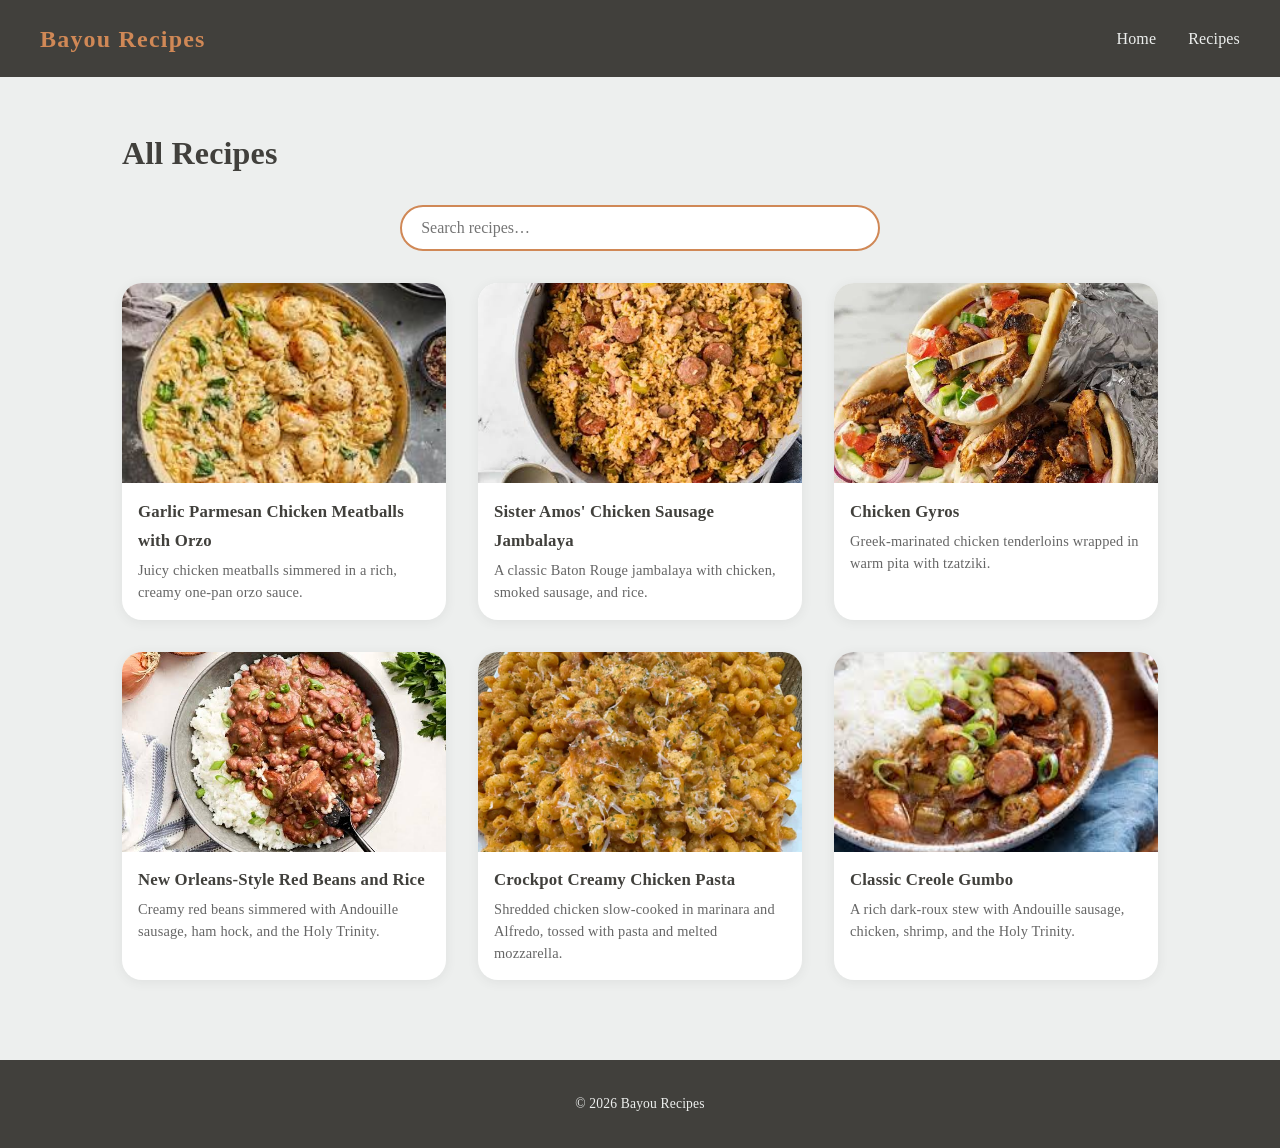
<file: recipes.html>
<!DOCTYPE html>
<html lang="en">
<head>
  <meta charset="UTF-8" />
  <meta name="viewport" content="width=device-width, initial-scale=1.0" />
  <title>Recipes — Recipe Site</title>
  <link rel="icon" href="favicon.svg" type="image/svg+xml" />
  <link rel="stylesheet" href="css/style.css" />
</head>
<script src="js/search.js" defer></script>
<body>
  <header>
    <nav>
      <a href="index.html" class="logo">Bayou Recipes</a>
      <ul>
        <li><a href="index.html">Home</a></li>
        <li><a href="recipes.html">Recipes</a></li>
      </ul>
    </nav>
  </header>

  <main>
    <h1>All Recipes</h1>

    <div class="search-wrap">
      <input type="search" id="recipe-search" placeholder="Search recipes…" aria-label="Search recipes" />
      <span id="no-results">No recipes found.</span>
    </div>

    <div class="card-grid">
      <a href="garlic-parmesan-meatballs.html" class="card">
        <img src="images/orzo_meatballs.jpg" alt="Garlic Parmesan Chicken Meatballs with Orzo" />
        <h3>Garlic Parmesan Chicken Meatballs with Orzo</h3>
        <p>Juicy chicken meatballs simmered in a rich, creamy one-pan orzo sauce.</p>
      </a>
      <a href="chicken-sausage-jambalaya.html" class="card">
        <img src="images/jambalaya.jpg" alt="Chicken Sausage Jambalaya" />
        <h3>Sister Amos' Chicken Sausage Jambalaya</h3>
        <p>A classic Baton Rouge jambalaya with chicken, smoked sausage, and rice.</p>
      </a>
      <a href="chicken-gyros.html" class="card">
        <img src="images/chicken_gyro.jpg" alt="Chicken Gyros" />
        <h3>Chicken Gyros</h3>
        <p>Greek-marinated chicken tenderloins wrapped in warm pita with tzatziki.</p>
      </a>
      <a href="red-beans-and-rice.html" class="card">
        <img src="images/red_beans.jpg" alt="New Orleans-Style Red Beans and Rice" />
        <h3>New Orleans-Style Red Beans and Rice</h3>
        <p>Creamy red beans simmered with Andouille sausage, ham hock, and the Holy Trinity.</p>
      </a>
      <a href="crockpot-creamy-chicken-pasta.html" class="card">
        <img src="images/cream_chicken.jpg" alt="Crockpot Creamy Chicken Pasta" />
        <h3>Crockpot Creamy Chicken Pasta</h3>
        <p>Shredded chicken slow-cooked in marinara and Alfredo, tossed with pasta and melted mozzarella.</p>
      </a>
      <a href="classic-creole-gumbo.html" class="card">
        <img src="images/gumbo.jpg" alt="Classic Creole Gumbo" />
        <h3>Classic Creole Gumbo</h3>
        <p>A rich dark-roux stew with Andouille sausage, chicken, shrimp, and the Holy Trinity.</p>
      </a>
    </div>
  </main>

  <footer>
    <p>&copy; 2026 Bayou Recipes</p>
  </footer>
</body>
</html>
</file>
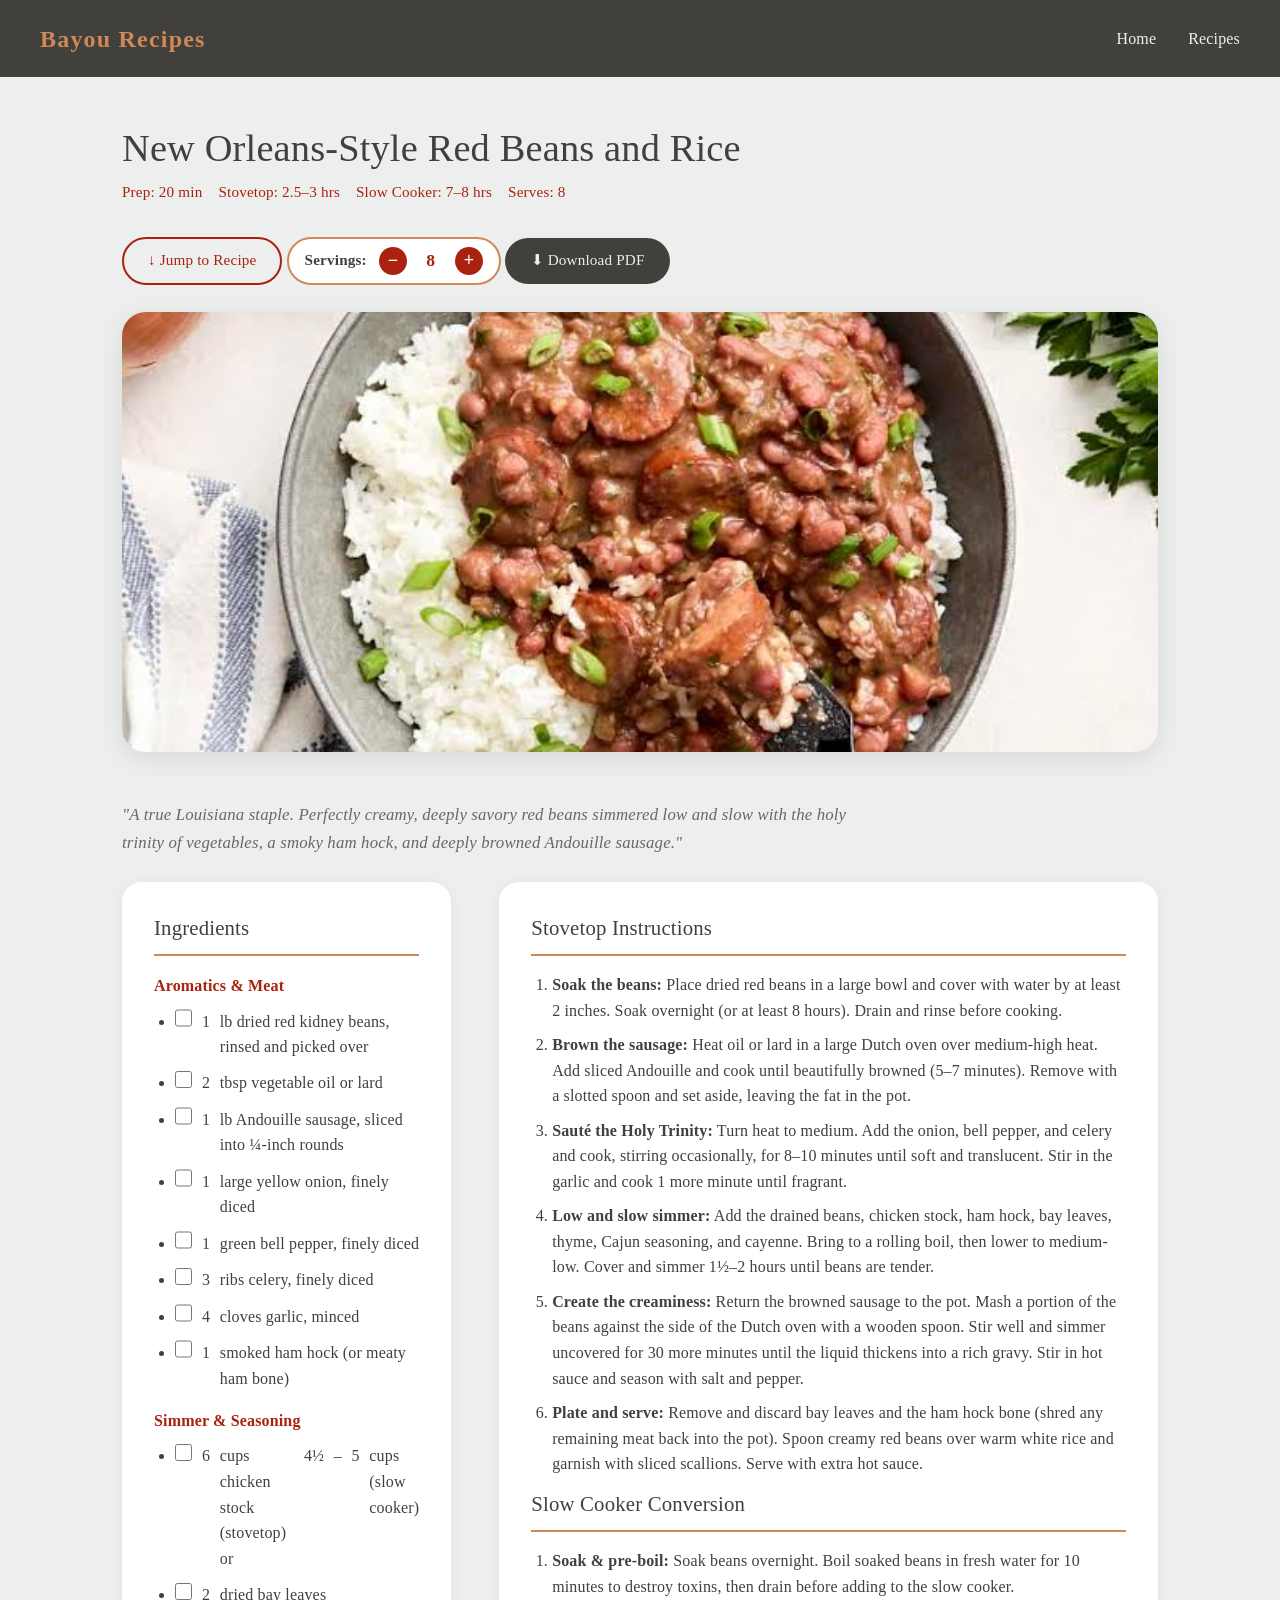
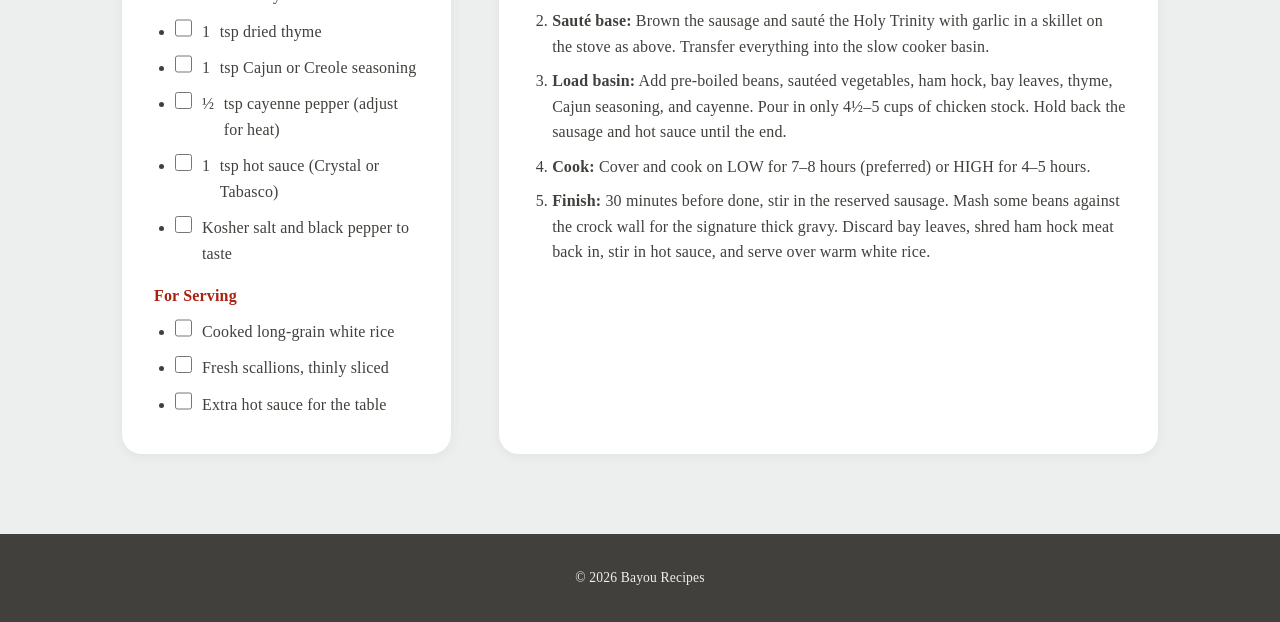
<file: red-beans-and-rice.html>
<!DOCTYPE html>
<html lang="en">
<head>
  <meta charset="UTF-8" />
  <meta name="viewport" content="width=device-width, initial-scale=1.0" />
  <title>New Orleans-Style Red Beans and Rice — Recipe Site</title>
  <link rel="icon" href="favicon.svg" type="image/svg+xml" />
  <link rel="stylesheet" href="css/style.css" />
  <script src="js/scaler.js" defer></script>
  <script src="js/checklist.js" defer></script>
</head>
<body>
  <header>
    <nav>
      <a href="index.html" class="logo">Bayou Recipes</a>
      <ul>
        <li><a href="index.html">Home</a></li>
        <li><a href="recipes.html">Recipes</a></li>
      </ul>
    </nav>
  </header>

  <main class="recipe-page" data-base-servings="8">
    <h1>New Orleans-Style Red Beans and Rice</h1>

    <div class="recipe-meta">
      <span>Prep: 20 min</span>
      <span>Stovetop: 2.5–3 hrs</span>
      <span>Slow Cooker: 7–8 hrs</span>
      <span>Serves: 8</span>
    </div>

    <a href="#recipe" class="btn-jump">↓ Jump to Recipe</a>

    <div class="scaler">
      <span class="scaler-label">Servings:</span>
      <button class="scaler-btn" id="scaler-decrease" aria-label="Decrease servings">−</button>
      <span id="serving-count">8</span>
      <button class="scaler-btn" id="scaler-increase" aria-label="Increase servings">+</button>
    </div>

    <a href="New_Orleans_Red_Beans_And_Rice_With_Slow_Cooker.pdf" download class="btn-download">⬇ Download PDF</a>

    <img src="images/red_beans.jpg" alt="New Orleans-Style Red Beans and Rice" class="recipe-hero" />

    <p class="recipe-description">"A true Louisiana staple. Perfectly creamy, deeply savory red beans simmered low and slow with the holy trinity of vegetables, a smoky ham hock, and deeply browned Andouille sausage."</p>

    <section class="recipe-body" id="recipe">
      <div class="ingredients">
        <h2>Ingredients</h2>
        <h3>Aromatics &amp; Meat</h3>
        <ul>
          <li><span class="amount" data-base="1">1</span> lb dried red kidney beans, rinsed and picked over</li>
          <li><span class="amount" data-base="2">2</span> tbsp vegetable oil or lard</li>
          <li><span class="amount" data-base="1">1</span> lb Andouille sausage, sliced into ¼-inch rounds</li>
          <li><span class="amount" data-base="1">1</span> large yellow onion, finely diced</li>
          <li><span class="amount" data-base="1">1</span> green bell pepper, finely diced</li>
          <li><span class="amount" data-base="3">3</span> ribs celery, finely diced</li>
          <li><span class="amount" data-base="4">4</span> cloves garlic, minced</li>
          <li><span class="amount" data-base="1">1</span> smoked ham hock (or meaty ham bone)</li>
        </ul>
        <h3>Simmer &amp; Seasoning</h3>
        <ul>
          <li><span class="amount" data-base="6">6</span> cups chicken stock (stovetop) or <span class="amount" data-base="4.5">4½</span>–<span class="amount" data-base="5">5</span> cups (slow cooker)</li>
          <li><span class="amount" data-base="2">2</span> dried bay leaves</li>
          <li><span class="amount" data-base="1">1</span> tsp dried thyme</li>
          <li><span class="amount" data-base="1">1</span> tsp Cajun or Creole seasoning</li>
          <li><span class="amount" data-base="0.5">½</span> tsp cayenne pepper (adjust for heat)</li>
          <li><span class="amount" data-base="1">1</span> tsp hot sauce (Crystal or Tabasco)</li>
          <li>Kosher salt and black pepper to taste</li>
        </ul>
        <h3>For Serving</h3>
        <ul>
          <li>Cooked long-grain white rice</li>
          <li>Fresh scallions, thinly sliced</li>
          <li>Extra hot sauce for the table</li>
        </ul>
      </div>

      <div class="instructions">
        <h2>Stovetop Instructions</h2>
        <ol>
          <li><strong>Soak the beans:</strong> Place dried red beans in a large bowl and cover with water by at least 2 inches. Soak overnight (or at least 8 hours). Drain and rinse before cooking.</li>
          <li><strong>Brown the sausage:</strong> Heat oil or lard in a large Dutch oven over medium-high heat. Add sliced Andouille and cook until beautifully browned (5–7 minutes). Remove with a slotted spoon and set aside, leaving the fat in the pot.</li>
          <li><strong>Sauté the Holy Trinity:</strong> Turn heat to medium. Add the onion, bell pepper, and celery and cook, stirring occasionally, for 8–10 minutes until soft and translucent. Stir in the garlic and cook 1 more minute until fragrant.</li>
          <li><strong>Low and slow simmer:</strong> Add the drained beans, chicken stock, ham hock, bay leaves, thyme, Cajun seasoning, and cayenne. Bring to a rolling boil, then lower to medium-low. Cover and simmer 1½–2 hours until beans are tender.</li>
          <li><strong>Create the creaminess:</strong> Return the browned sausage to the pot. Mash a portion of the beans against the side of the Dutch oven with a wooden spoon. Stir well and simmer uncovered for 30 more minutes until the liquid thickens into a rich gravy. Stir in hot sauce and season with salt and pepper.</li>
          <li><strong>Plate and serve:</strong> Remove and discard bay leaves and the ham hock bone (shred any remaining meat back into the pot). Spoon creamy red beans over warm white rice and garnish with sliced scallions. Serve with extra hot sauce.</li>
        </ol>

        <h2>Slow Cooker Conversion</h2>
        <ol>
          <li><strong>Soak &amp; pre-boil:</strong> Soak beans overnight. Boil soaked beans in fresh water for 10 minutes to destroy toxins, then drain before adding to the slow cooker.</li>
          <li><strong>Sauté base:</strong> Brown the sausage and sauté the Holy Trinity with garlic in a skillet on the stove as above. Transfer everything into the slow cooker basin.</li>
          <li><strong>Load basin:</strong> Add pre-boiled beans, sautéed vegetables, ham hock, bay leaves, thyme, Cajun seasoning, and cayenne. Pour in only 4½–5 cups of chicken stock. Hold back the sausage and hot sauce until the end.</li>
          <li><strong>Cook:</strong> Cover and cook on LOW for 7–8 hours (preferred) or HIGH for 4–5 hours.</li>
          <li><strong>Finish:</strong> 30 minutes before done, stir in the reserved sausage. Mash some beans against the crock wall for the signature thick gravy. Discard bay leaves, shred ham hock meat back in, stir in hot sauce, and serve over warm white rice.</li>
        </ol>
      </div>
    </section>
  </main>

  <footer>
    <p>&copy; 2026 Bayou Recipes</p>
  </footer>
</body>
</html>
</file>
<file: css/style.css>
/* ── Palette ──────────────────────────────────────────
   #EDEFEE  light gray  → page background
   #D08856  terracotta  → accents, section headings
   #AA210F  deep red    → primary action color
   #41403C  charcoal    → header, footer, strong text
   ───────────────────────────────────────────────── */

*, *::before, *::after { box-sizing: border-box; margin: 0; padding: 0; }

html { scroll-behavior: smooth; }

body {
  font-family: 'Georgia', serif;
  color: #41403C;
  background: #EDEFEE;
  line-height: 1.75;
  letter-spacing: 0.01em;
}

/* ── Nav ── */
header {
  background: #41403C;
  padding: 1.1rem 2.5rem;
}
nav { display: flex; align-items: center; justify-content: space-between; }
.logo { font-size: 1.5rem; font-weight: bold; text-decoration: none; color: #D08856; letter-spacing: 0.05em; }
nav ul { list-style: none; display: flex; gap: 2rem; }
nav ul a { text-decoration: none; color: #EDEFEE; font-size: 1rem; transition: color 0.2s; }
nav ul a:hover { color: #D08856; }

/* ── Main content ── */
main { max-width: 1100px; margin: 3rem auto; padding: 0 2rem; }

/* ── Hero ── */
.hero {
  width: 100%;
  min-height: 520px;
  background-size: cover;
  background-position: center;
  display: flex;
  align-items: center;
  justify-content: center;
  position: relative;
}
.hero::after {
  content: '';
  position: absolute;
  inset: 0;
  background: linear-gradient(to bottom, rgba(65,64,60,0.3) 0%, rgba(65,64,60,0.6) 100%);
}
.hero-overlay {
  position: relative;
  z-index: 1;
  text-align: center;
  padding: 2rem;
  max-width: 700px;
}
.hero-overlay h1 { font-size: 3.2rem; margin-bottom: 1rem; color: #EDEFEE; font-weight: normal; letter-spacing: 0.02em; text-shadow: 0 2px 8px rgba(0,0,0,0.3); }
.hero-overlay p { font-size: 1.2rem; color: #e8e4e0; margin-bottom: 2rem; }
.hero h1 { font-size: 3rem; margin-bottom: 1rem; color: #EDEFEE; font-weight: normal; }
.hero p { font-size: 1.2rem; color: #e8e4e0; margin-bottom: 2rem; }

/* ── Buttons ── */
.btn {
  display: inline-block;
  padding: 0.75rem 2rem;
  background: #AA210F;
  color: #fff;
  text-decoration: none;
  border-radius: 2rem;
  font-size: 1rem;
  transition: background 0.25s, transform 0.2s;
}
.btn:hover { background: #8a1a0c; transform: translateY(-2px); }

.btn-jump {
  display: inline-block;
  margin: 0.75rem 0 0.5rem;
  padding: 0.55rem 1.5rem;
  background: transparent;
  color: #AA210F;
  border: 2px solid #AA210F;
  text-decoration: none;
  border-radius: 2rem;
  font-size: 0.95rem;
  transition: background 0.25s, color 0.25s, transform 0.2s;
}
.btn-jump:hover { background: #AA210F; color: #fff; transform: translateY(-2px); }

.btn-download {
  display: inline-block;
  margin: 1rem 0 1.75rem;
  padding: 0.6rem 1.6rem;
  background: #41403C;
  color: #EDEFEE;
  text-decoration: none;
  border-radius: 2rem;
  font-size: 0.95rem;
  transition: background 0.25s, transform 0.2s;
}
.btn-download:hover { background: #5a5955; transform: translateY(-2px); }

/* ── Featured section heading ── */
.featured { margin-top: 1rem; }
.featured h2 {
  margin-bottom: 2rem;
  color: #41403C;
  font-size: 1.8rem;
  font-weight: normal;
  text-align: center;
  position: relative;
}
.featured h2::after {
  content: '';
  display: block;
  width: 60px;
  height: 3px;
  background: #D08856;
  border-radius: 2px;
  margin: 0.5rem auto 0;
}

/* ── Card grid ── */
.card-grid { display: grid; grid-template-columns: repeat(auto-fill, minmax(260px, 1fr)); gap: 2rem; }
.card {
  text-decoration: none;
  color: inherit;
  border-radius: 1.25rem;
  overflow: hidden;
  background: #fff;
  box-shadow: 0 2px 12px rgba(65,64,60,0.08);
  transition: box-shadow 0.3s, transform 0.3s;
}
.card:hover {
  box-shadow: 0 8px 28px rgba(65,64,60,0.18);
  transform: translateY(-4px);
}
.card img { width: 100%; height: 200px; object-fit: cover; display: block; background: #dcdcda; }
.card h3 { padding: 0.85rem 1rem 0.3rem; color: #41403C; font-size: 1.05rem; }
.card p { font-size: 0.9rem; color: #666; padding: 0 1rem 1rem; line-height: 1.5; }

/* ── Recipe page ── */
.recipe-page h1 {
  font-size: 2.4rem;
  font-weight: normal;
  margin-bottom: 0.5rem;
  line-height: 1.2;
}
.recipe-meta {
  display: flex;
  flex-wrap: wrap;
  gap: 1rem;
  color: #AA210F;
  font-size: 0.95rem;
  margin-bottom: 1rem;
}
.recipe-description {
  font-style: italic;
  color: #6a6860;
  margin-bottom: 1.5rem;
  font-size: 1.05rem;
  max-width: 750px;
  line-height: 1.7;
}
.recipe-hero {
  width: 100%;
  max-height: 440px;
  object-fit: cover;
  border-radius: 1.5rem;
  margin-bottom: 2.5rem;
  box-shadow: 0 6px 24px rgba(65,64,60,0.12);
}
.recipe-body {
  display: grid;
  grid-template-columns: 1fr 2fr;
  gap: 3rem;
}
.ingredients, .instructions {
  background: #fff;
  border-radius: 1.25rem;
  padding: 1.75rem 2rem;
  box-shadow: 0 2px 12px rgba(65,64,60,0.07);
}
.ingredients h2, .instructions h2 {
  color: #41403C;
  font-size: 1.3rem;
  font-weight: normal;
  margin-bottom: 1rem;
  padding-bottom: 0.5rem;
  border-bottom: 2px solid #D08856;
}
.ingredients h3 {
  font-size: 1rem;
  color: #AA210F;
  margin: 1rem 0 0.4rem;
}
.ingredients ul, .instructions ol { padding-left: 1.3rem; }
.ingredients li, .instructions li { margin-bottom: 0.55rem; line-height: 1.6; }
.instructions ul { padding-left: 1.3rem; margin-top: 0.5rem; }
.instructions ul li { margin-bottom: 0.4rem; }

/* ── Footer ── */
footer {
  text-align: center;
  padding: 2rem;
  color: #EDEFEE;
  background: #41403C;
  font-size: 0.85rem;
  margin-top: 5rem;
}

/* ── Ingredient checklist ── */
.ingredient-label {
  display: flex;
  align-items: baseline;
  gap: 0.6rem;
  cursor: pointer;
  transition: opacity 0.2s;
}
.ingredient-check {
  flex-shrink: 0;
  width: 1.1rem;
  height: 1.1rem;
  margin-top: 0.15rem;
  accent-color: #AA210F;
  cursor: pointer;
}
.ingredients li.checked .ingredient-label {
  opacity: 0.4;
  text-decoration: line-through;
}

/* ── Search bar ── */
.search-wrap {
  margin: 1.5rem 0 2rem;
  display: flex;
  flex-direction: column;
  align-items: center;
  gap: 0.5rem;
}
#recipe-search {
  width: 100%;
  max-width: 480px;
  padding: 0.75rem 1.2rem;
  border: 2px solid #D08856;
  border-radius: 2rem;
  font-size: 1rem;
  font-family: inherit;
  background: #fff;
  color: #41403C;
  outline: none;
  transition: border-color 0.2s, box-shadow 0.2s;
}
#recipe-search:focus { border-color: #AA210F; box-shadow: 0 0 0 3px rgba(170,33,15,0.1); }
#no-results { display: none; color: #AA210F; font-style: italic; font-size: 0.95rem; }

/* ── Serving scaler ── */
.scaler {
  display: inline-flex;
  align-items: center;
  gap: 0.75rem;
  background: #fff;
  border: 2px solid #D08856;
  border-radius: 2rem;
  padding: 0.4rem 1rem;
  margin: 0.75rem 0 1.5rem;
  font-size: 0.95rem;
}
.scaler-label { color: #41403C; font-weight: bold; }
.scaler-btn {
  background: #AA210F;
  color: #fff;
  border: none;
  border-radius: 50%;
  width: 28px;
  height: 28px;
  font-size: 1.1rem;
  line-height: 1;
  cursor: pointer;
  transition: background 0.2s;
  display: flex;
  align-items: center;
  justify-content: center;
}
.scaler-btn:hover:not(:disabled) { background: #8a1a0c; }
.scaler-btn:disabled { background: #ccc; cursor: not-allowed; }
#serving-count { min-width: 1.5rem; text-align: center; font-size: 1.1rem; font-weight: bold; color: #AA210F; }

/* ── Print ── */
@media print {
  /* Hide everything that isn't the recipe */
  header, footer, .scaler, .btn-download, .btn, .search-wrap { display: none !important; }

  body { background: #fff; color: #000; font-size: 11pt; line-height: 1.5; }
  main { max-width: 100%; margin: 0; padding: 0; }

  /* Recipe hero — keep it but cap the height */
  .recipe-hero { max-height: 220px; border-radius: 0; box-shadow: none; margin-bottom: 1rem; }

  /* Title and meta */
  .recipe-page h1 { font-size: 20pt; margin-bottom: 0.25rem; }
  .recipe-meta { font-size: 10pt; color: #333; margin-bottom: 0.5rem; }
  .recipe-description { font-size: 10pt; color: #444; margin-bottom: 1rem; }

  /* Two-column layout stays on print */
  .recipe-body { display: grid; grid-template-columns: 1fr 2fr; gap: 1.5rem; }

  /* Ingredient & instruction cards — no shadow, no background */
  .ingredients, .instructions { background: none; box-shadow: none; padding: 0; border-radius: 0; }
  .ingredients h2, .instructions h2 { font-size: 13pt; border-bottom: 1pt solid #999; padding-bottom: 3pt; margin-bottom: 6pt; }
  .ingredients h3 { font-size: 11pt; margin: 8pt 0 3pt; }

  /* Checkboxes — hide the JS-added checkboxes when printing */
  .ingredient-check { display: none; }
  .ingredients li.checked .ingredient-label { opacity: 1; text-decoration: none; }

  /* Don't break ingredients or steps across pages */
  .ingredients, .instructions { page-break-inside: avoid; }
  li { page-break-inside: avoid; }

  /* Page URL/date printed by browser — suppress */
  @page { margin: 1.5cm; }
}

/* ── Responsive — Tablet (≤900px) ── */
@media (max-width: 900px) {
  main { margin: 2rem auto; padding: 0 1.5rem; }

  .hero { min-height: 420px; }
  .hero-overlay h1 { font-size: 2.6rem; }

  .card-grid { grid-template-columns: repeat(2, 1fr); gap: 1.5rem; }

  .recipe-body { grid-template-columns: 1fr; gap: 1.5rem; }
  .recipe-page h1 { font-size: 2rem; }
  .recipe-hero { max-height: 340px; }
}

/* ── Responsive — Mobile (≤600px) ── */
@media (max-width: 600px) {
  /* Nav */
  header { padding: 0.9rem 1.2rem; }
  .logo { font-size: 1.2rem; }
  nav ul { gap: 1.2rem; }
  nav ul a { font-size: 0.9rem; }

  /* Hero */
  .hero { min-height: 320px; }
  .hero-overlay { padding: 1.25rem; }
  .hero-overlay h1 { font-size: 1.9rem; }
  .hero-overlay p { font-size: 1rem; margin-bottom: 1.4rem; }
  .hero h1 { font-size: 1.9rem; }

  /* Main */
  main { margin: 1.5rem auto; padding: 0 1rem; }

  /* Cards — single column */
  .card-grid { grid-template-columns: 1fr; gap: 1.25rem; }
  .card img { height: 180px; }

  /* Featured heading */
  .featured h2 { font-size: 1.4rem; }

  /* Buttons — full width on mobile */
  .btn { display: block; text-align: center; padding: 0.85rem 1rem; }
  .btn-download { display: block; text-align: center; }

  /* Recipe page */
  .recipe-page h1 { font-size: 1.6rem; }
  .recipe-meta { font-size: 0.85rem; gap: 0.6rem; }
  .recipe-description { font-size: 0.95rem; }
  .recipe-hero { border-radius: 0.75rem; max-height: 240px; }
  .recipe-body { gap: 1.25rem; }
  .ingredients, .instructions { padding: 1.25rem 1.25rem; }
  .ingredients h2, .instructions h2 { font-size: 1.1rem; }

  /* Footer */
  footer { margin-top: 3rem; padding: 1.5rem 1rem; }
}
</file>
